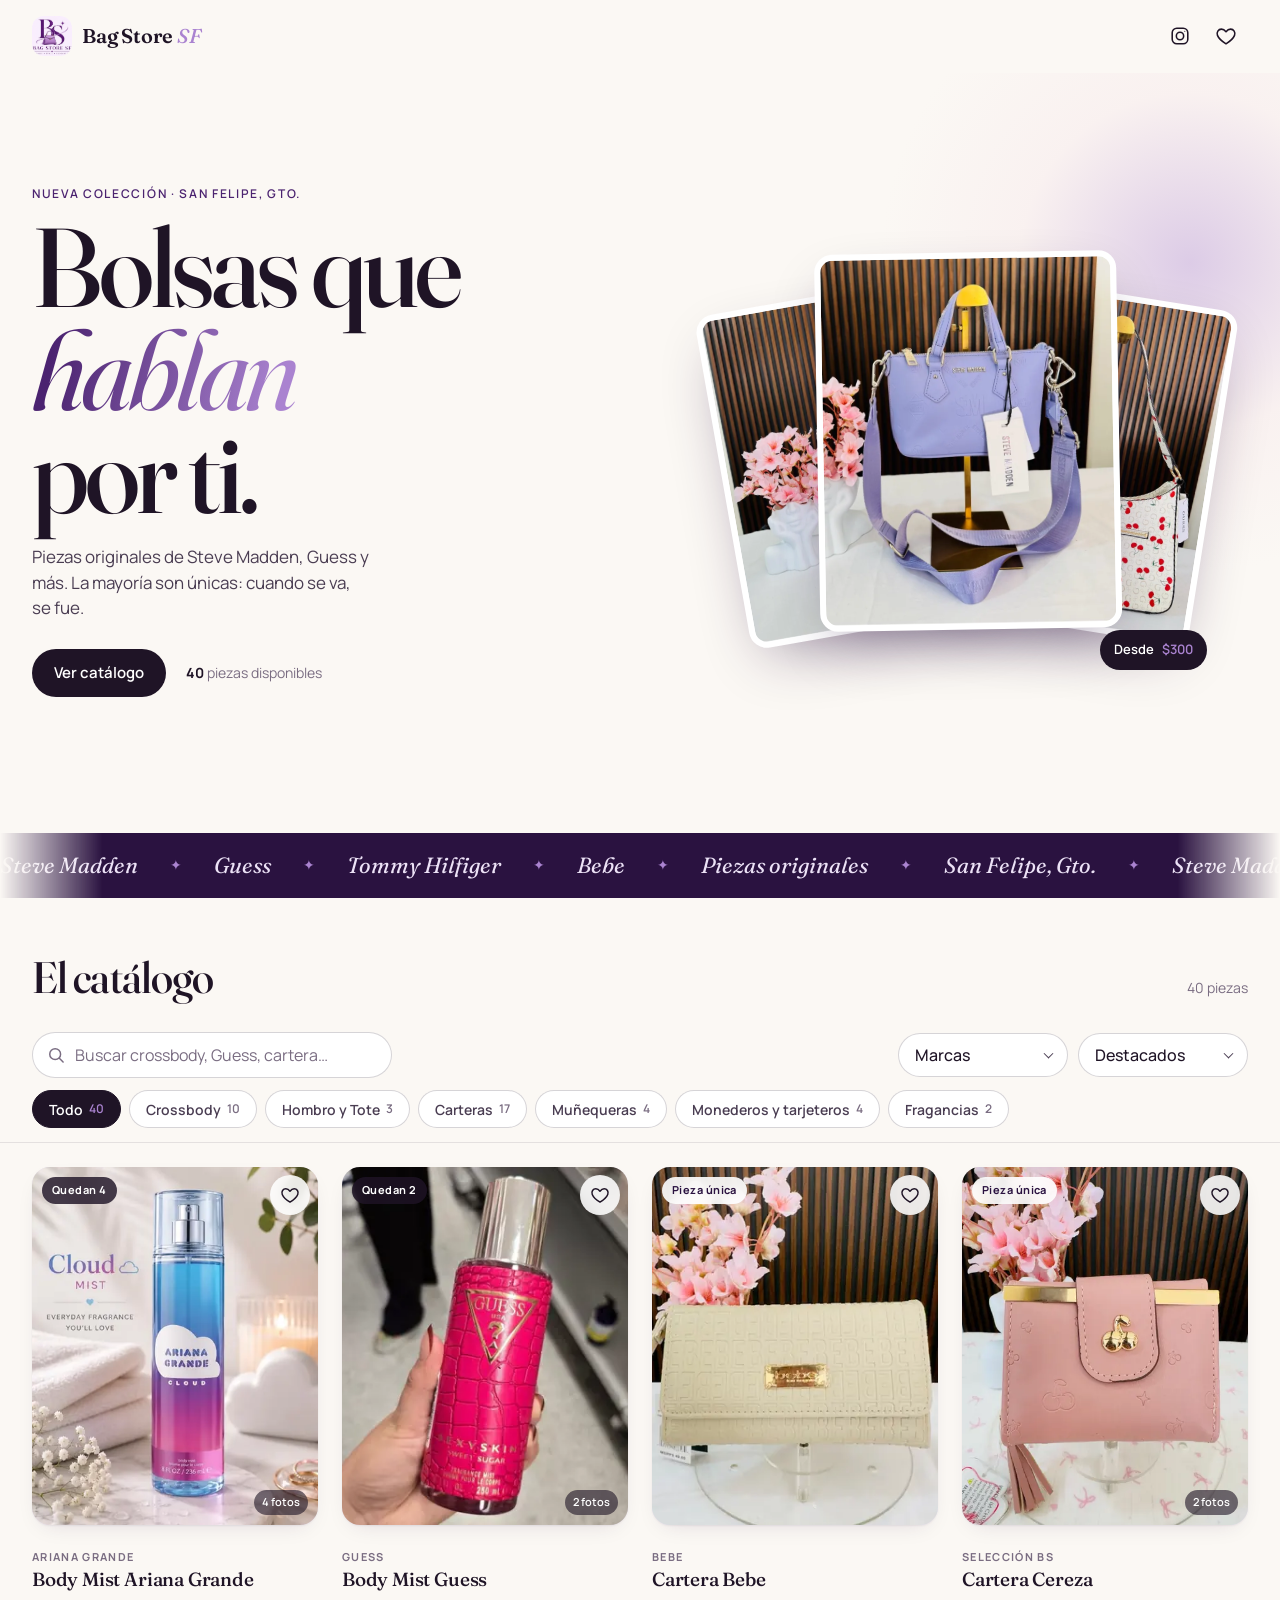
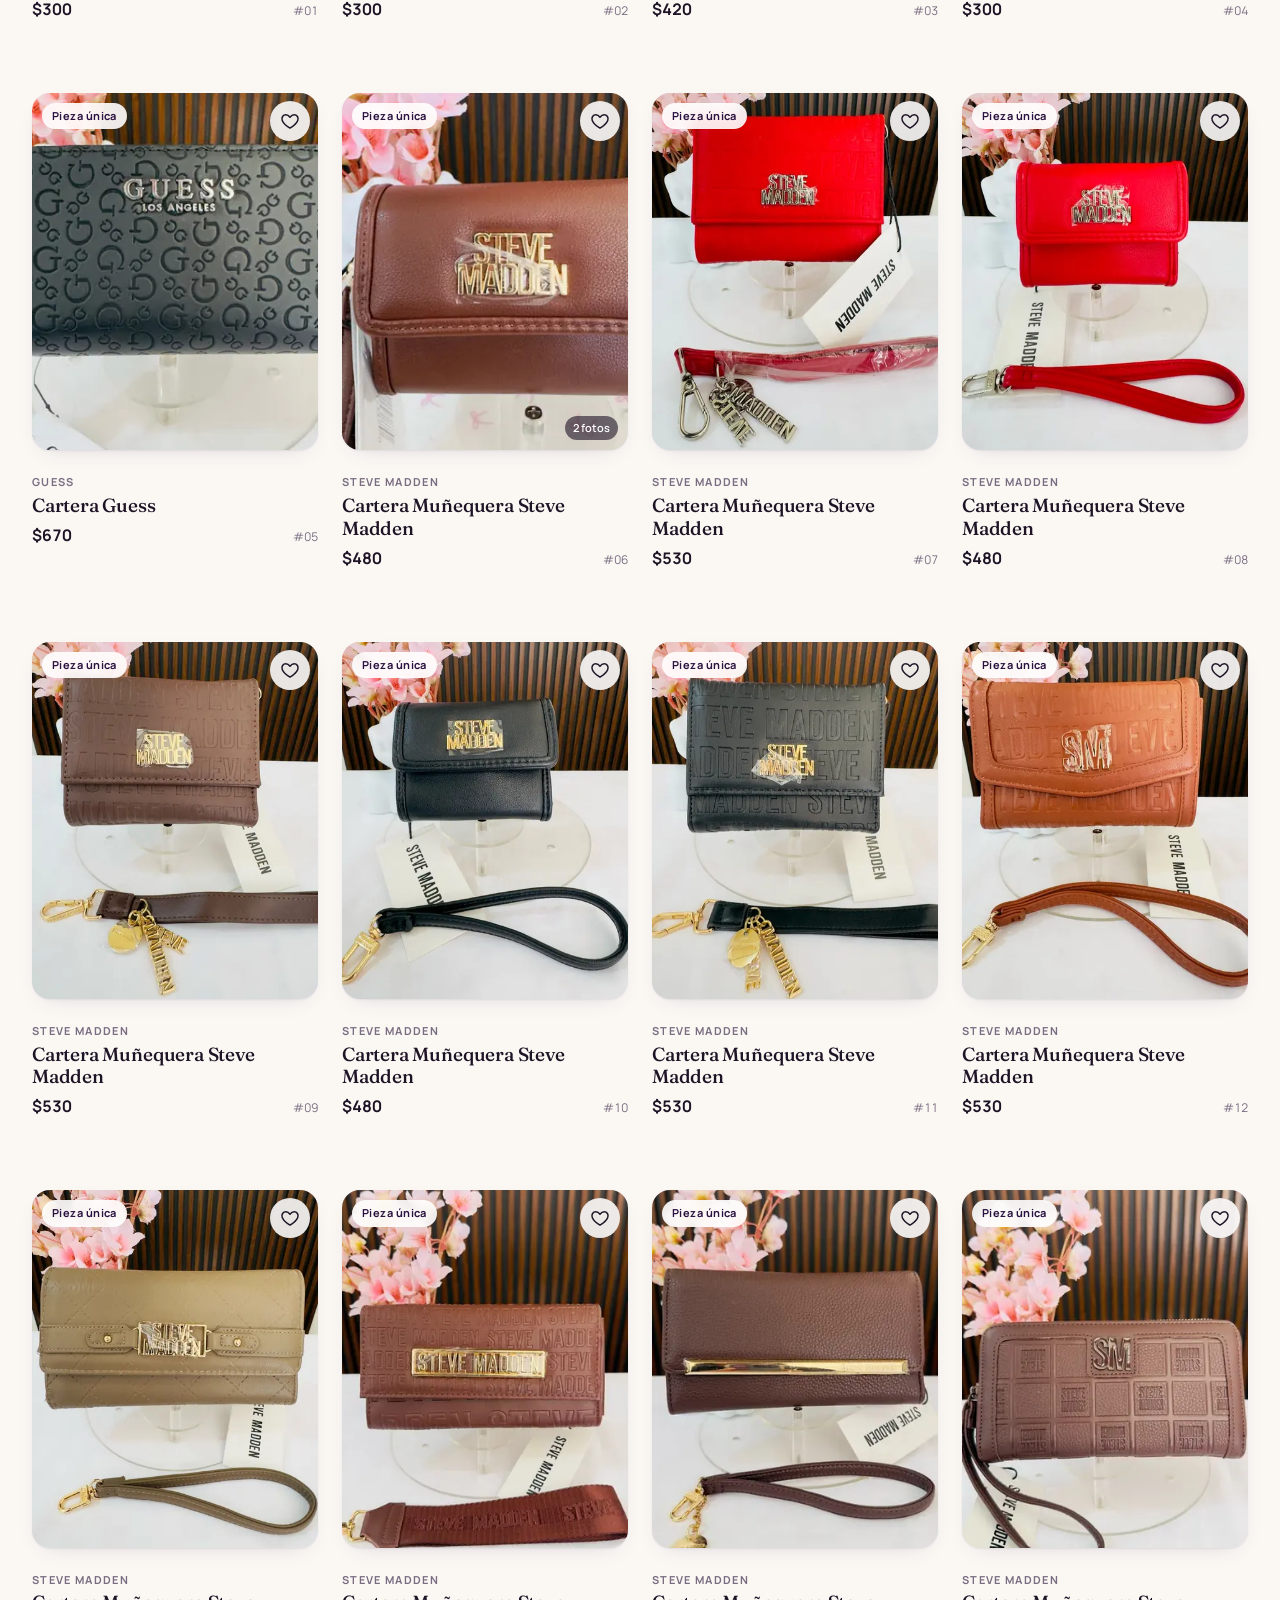
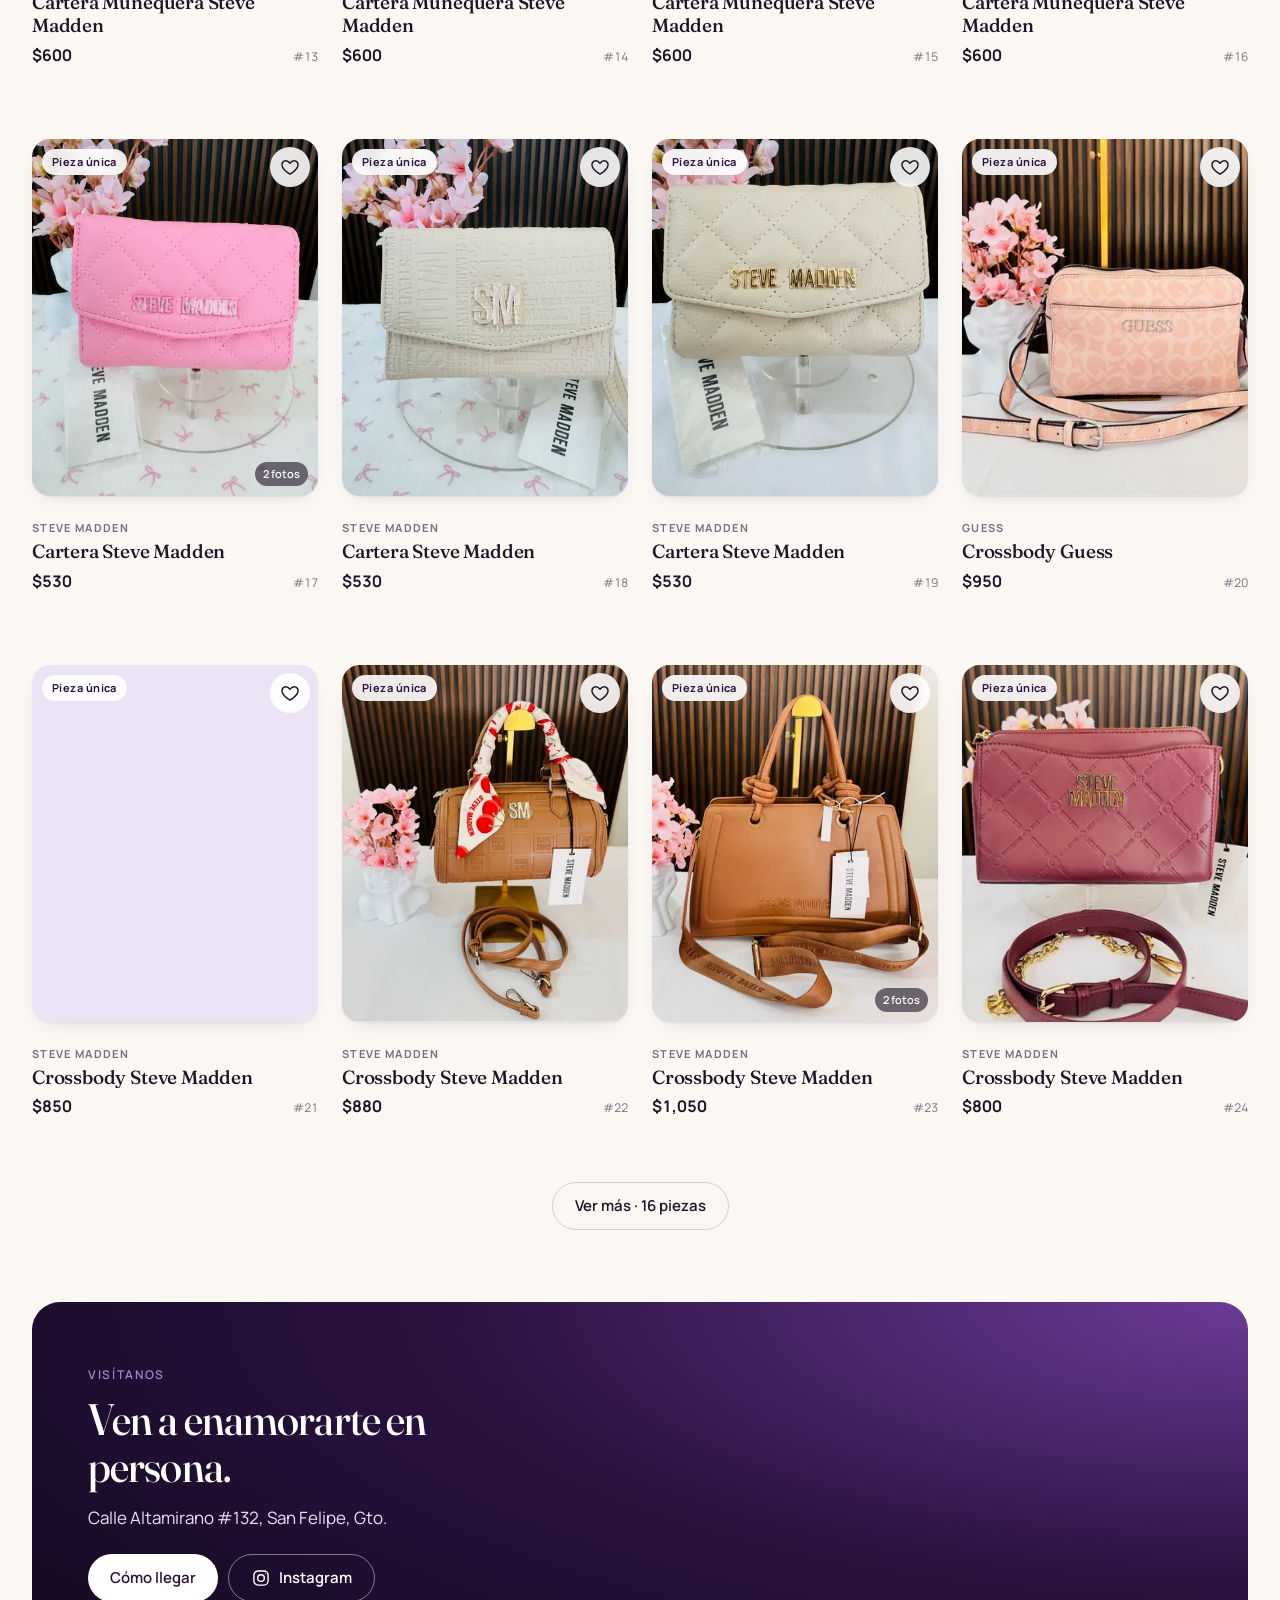
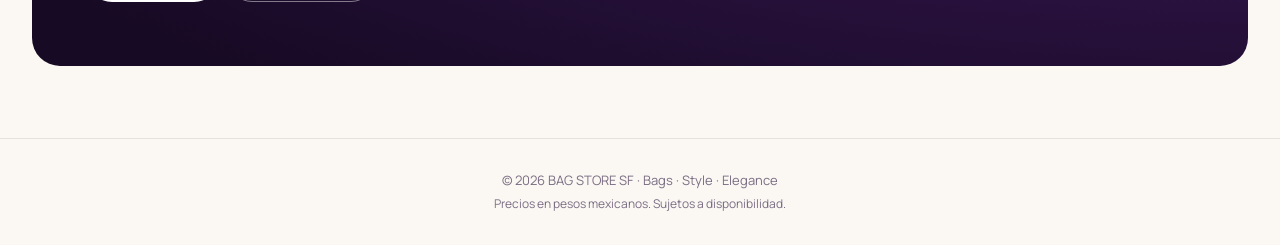
<file: index.html>
<!doctype html>
<html lang="es">
<head>
  <meta charset="utf-8" />
  <meta name="viewport" content="width=device-width, initial-scale=1, viewport-fit=cover, interactive-widget=resizes-content" />
  <title>BAG STORE SF · Catálogo</title>
  <meta name="description" content="Catálogo virtual de BAG STORE SF: bolsas, carteras y accesorios Steve Madden, Guess y más en San Felipe, Gto." />
  <link rel="preconnect" href="https://xspwkmkqeyzbuirjpytp.supabase.co" crossorigin />
  <meta name="color-scheme" content="light" />
  <meta name="theme-color" media="(prefers-color-scheme: light)" content="#fbf8f4" />
  <meta name="theme-color" media="(prefers-color-scheme: dark)" content="#fbf8f4" />
  <meta property="og:title" content="BAG STORE SF · Catálogo" />
  <meta property="og:description" content="Bags · Style · Elegance — piezas originales en San Felipe, Gto." />
  <meta property="og:image" content="assets/img/brand/logo.webp" />
  <link rel="icon" href="assets/img/brand/logo.webp" type="image/webp" />
  <link rel="apple-touch-icon" href="assets/img/brand/apple-touch-icon.png" />
  <link rel="preconnect" href="https://fonts.googleapis.com" />
  <link rel="preconnect" href="https://fonts.gstatic.com" crossorigin />
  <link href="https://fonts.googleapis.com/css2?family=Fraunces:ital,opsz,wght@0,9..144,400..700;1,9..144,400..600&family=Manrope:wght@400;500;600;700&display=swap" rel="stylesheet" />
  <link rel="stylesheet" href="assets/css/styles.css" />
</head>
<body>
  <a class="skip-link" href="#catalogo">Ir al catálogo</a>

  <header class="site-header" data-header>
    <div class="site-header__inner">
      <a class="brand" href="#" aria-label="BAG STORE SF, inicio">
        <img class="brand__logo" src="assets/img/brand/logo.webp" alt="" width="40" height="40" />
        <span class="brand__name">Bag Store <em>SF</em></span>
      </a>
      <div class="site-header__actions">
        <a class="icon-button" data-instagram target="_blank" rel="noopener" hidden>
          <svg viewBox="0 0 24 24" aria-hidden="true"><rect x="3.5" y="3.5" width="17" height="17" rx="5"/><circle cx="12" cy="12" r="4"/><circle cx="17.2" cy="6.8" r="0.6" fill="currentColor" stroke="none"/></svg>
        </a>
        <button class="icon-button cart-toggle" type="button" data-cart-open aria-label="Carrito" hidden>
          <svg viewBox="0 0 24 24" aria-hidden="true"><path d="M5.5 8.5h13l-1.1 11a1.5 1.5 0 0 1-1.5 1.4H8.1a1.5 1.5 0 0 1-1.5-1.4z"/><path d="M9 8.5V7a3 3 0 0 1 6 0v1.5"/></svg>
          <span class="fav-toggle__count" data-cart-count hidden>0</span>
        </button>
        <button class="icon-button fav-toggle" type="button" data-fav-filter aria-pressed="false" aria-label="Ver favoritos">
          <svg viewBox="0 0 24 24" aria-hidden="true"><path d="M12 20.5s-7.5-4.6-9.3-9.2C1.4 7.9 3.6 4.5 7 4.5c2 0 3.6 1.1 5 2.9 1.4-1.8 3-2.9 5-2.9 3.4 0 5.6 3.4 4.3 6.8-1.8 4.6-9.3 9.2-9.3 9.2z"/></svg>
          <span class="fav-toggle__count" data-fav-count hidden>0</span>
        </button>
      </div>
    </div>
  </header>

  <main>
    <section class="hero" aria-labelledby="hero-title">
      <div class="hero__copy">
        <p class="eyebrow">Nueva colección · San Felipe, Gto.</p>
        <h1 id="hero-title" class="hero__title">
          Bolsas que <em>hablan</em><br />por ti.
        </h1>
        <p class="hero__lead">Piezas originales de Steve Madden, Guess y más. La mayoría son únicas: cuando se va, se fue.</p>
        <div class="hero__actions">
          <a class="button button--primary" href="#catalogo">Ver catálogo</a>
          <span class="hero__count"><strong data-total>—</strong> piezas disponibles</span>
        </div>
      </div>
      <div class="hero__stack" data-hero-stack aria-hidden="true"></div>
    </section>

    <div class="marquee" aria-hidden="true">
      <div class="marquee__track" data-marquee></div>
    </div>

    <section id="catalogo" class="catalog" aria-labelledby="catalog-title">
      <div class="catalog__head">
        <h2 id="catalog-title" class="section-title">El catálogo</h2>
        <p class="catalog__result" data-result aria-live="polite"></p>
      </div>

      <div class="toolbar" data-toolbar>
        <label class="search">
          <svg viewBox="0 0 24 24" aria-hidden="true"><circle cx="11" cy="11" r="6.5"/><path d="m16 16 4.5 4.5"/></svg>
          <span class="sr-only">Buscar</span>
          <input type="search" placeholder="Buscar crossbody, Guess, cartera…" data-search enterkeyhint="search" autocomplete="off" />
        </label>
        <div class="selects">
          <label class="select">
            <span class="sr-only">Marca</span>
            <select data-brand></select>
          </label>
          <label class="select">
            <span class="sr-only">Ordenar</span>
            <select data-sort>
              <option value="featured">Destacados</option>
              <option value="price-asc">Menor precio</option>
              <option value="price-desc">Mayor precio</option>
            </select>
          </label>
        </div>
        <div class="chips" role="tablist" aria-label="Categorías" data-chips></div>
      </div>

      <ul class="grid" data-grid aria-busy="true">
        <li class="card card--skeleton" aria-hidden="true"><span class="card__media"></span><span class="skeleton-line"></span><span class="skeleton-line skeleton-line--short"></span></li>
        <li class="card card--skeleton" aria-hidden="true"><span class="card__media"></span><span class="skeleton-line"></span><span class="skeleton-line skeleton-line--short"></span></li>
        <li class="card card--skeleton" aria-hidden="true"><span class="card__media"></span><span class="skeleton-line"></span><span class="skeleton-line skeleton-line--short"></span></li>
        <li class="card card--skeleton" aria-hidden="true"><span class="card__media"></span><span class="skeleton-line"></span><span class="skeleton-line skeleton-line--short"></span></li>
        <li class="card card--skeleton" aria-hidden="true"><span class="card__media"></span><span class="skeleton-line"></span><span class="skeleton-line skeleton-line--short"></span></li>
        <li class="card card--skeleton" aria-hidden="true"><span class="card__media"></span><span class="skeleton-line"></span><span class="skeleton-line skeleton-line--short"></span></li>
      </ul>
      <div class="more"><button class="button button--ghost" type="button" data-more hidden></button></div>

      <div class="empty" data-empty hidden>
        <p class="empty__title" data-empty-title>Nada por aquí… todavía.</p>
        <p data-empty-text>Prueba con otra búsqueda o categoría.</p>
        <button class="button button--ghost" type="button" data-reset>Limpiar filtros</button>
      </div>
    </section>

    <section class="visit" aria-labelledby="visit-title">
      <div class="visit__card">
        <p class="eyebrow">Visítanos</p>
        <h2 id="visit-title" class="section-title">Ven a enamorarte en persona.</h2>
        <p class="visit__address" data-address></p>
        <div class="visit__actions">
          <a class="button button--light" data-maps target="_blank" rel="noopener">Cómo llegar</a>
          <a class="button button--outline-light" data-instagram target="_blank" rel="noopener" hidden><svg width="20" height="20" viewBox="0 0 24 24" aria-hidden="true"><rect x="3.5" y="3.5" width="17" height="17" rx="5"/><circle cx="12" cy="12" r="4"/><circle cx="17.2" cy="6.8" r="0.6" fill="currentColor" stroke="none"/></svg> Instagram</a>
        </div>
      </div>
    </section>
  </main>

  <footer class="site-footer">
    <p>© <span data-year></span> BAG STORE SF · Bags · Style · Elegance</p>
    <p class="site-footer__note">Precios en pesos mexicanos. Sujetos a disponibilidad.</p>
  </footer>

  <dialog class="sheet" data-sheet aria-labelledby="sheet-title">
    <div class="sheet__panel" data-sheet-panel>
      <div class="sheet__grabber" data-sheet-grabber aria-hidden="true"><span></span></div>
      <button class="icon-button sheet__close" type="button" data-sheet-close aria-label="Cerrar">
        <svg viewBox="0 0 24 24" aria-hidden="true"><path d="M6 6l12 12M18 6 6 18"/></svg>
      </button>
      <div class="sheet__body" data-sheet-body></div>
    </div>
  </dialog>

  <dialog class="sheet cart" data-cart aria-labelledby="cart-title">
    <div class="sheet__panel cart__panel" data-cart-panel>
      <button class="icon-button sheet__close" type="button" data-cart-close aria-label="Cerrar carrito">
        <svg viewBox="0 0 24 24" aria-hidden="true"><path d="M6 6l12 12M18 6 6 18"/></svg>
      </button>
      <div class="cart__body" data-cart-body></div>
    </div>
  </dialog>

  <div class="toast" data-toast role="status" aria-live="polite"></div>

  <script src="assets/data/catalog.js"></script>
  <script src="assets/js/config.js"></script>
  <script src="assets/js/data.js"></script>
  <script src="assets/js/cart.js"></script>
  <script src="assets/js/app.js"></script>
</body>
</html>
</file>
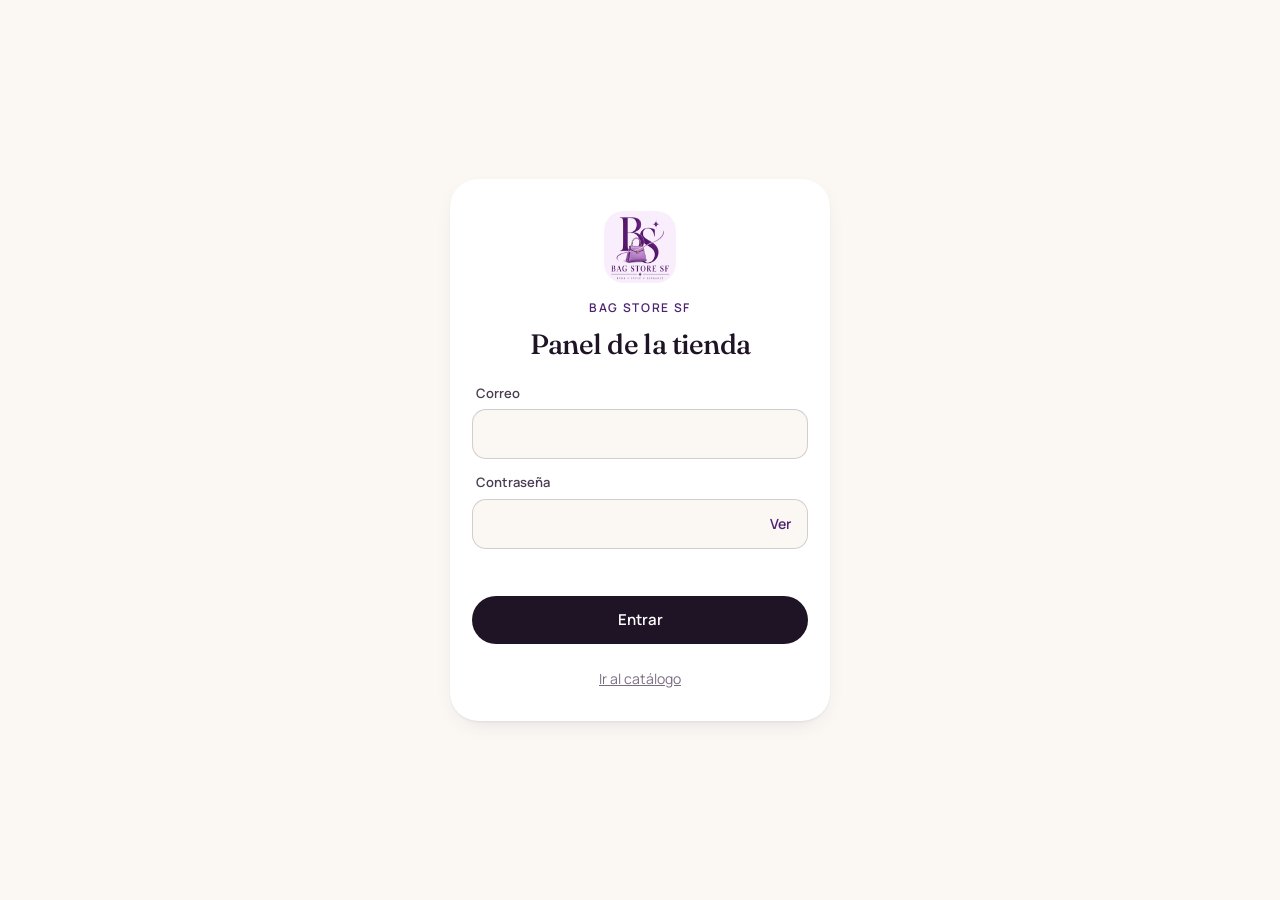
<file: admin/index.html>
<!doctype html>
<html lang="es-MX">
<head>
  <meta charset="utf-8" />
  <meta name="viewport" content="width=device-width, initial-scale=1, viewport-fit=cover, interactive-widget=resizes-content" />
  <title>Panel · BAG STORE SF</title>
  <meta name="robots" content="noindex, nofollow" />
  <meta name="color-scheme" content="light" />
  <meta name="theme-color" content="#fbf8f4" />
  <link rel="manifest" href="manifest.webmanifest" />
  <link rel="icon" href="icons/icon-192.png" type="image/png" />
  <link rel="apple-touch-icon" href="icons/apple-touch-icon.png" />
  <!-- iOS: abre a pantalla completa desde el ícono de inicio -->
  <meta name="mobile-web-app-capable" content="yes" />
  <meta name="apple-mobile-web-app-capable" content="yes" />
  <meta name="apple-mobile-web-app-title" content="Mi tienda" />
  <meta name="apple-mobile-web-app-status-bar-style" content="default" />
  <link rel="preconnect" href="https://xspwkmkqeyzbuirjpytp.supabase.co" crossorigin />
  <link rel="preconnect" href="https://fonts.googleapis.com" />
  <link rel="preconnect" href="https://fonts.gstatic.com" crossorigin />
  <link href="https://fonts.googleapis.com/css2?family=Fraunces:ital,opsz,wght@0,9..144,400..700;1,9..144,400..600&family=Manrope:wght@400;500;600;700&display=swap" rel="stylesheet" />
  <link rel="stylesheet" href="../assets/css/styles.css" />
  <link rel="stylesheet" href="admin.css" />
</head>
<body class="admin">

  <!-- Acceso -->
  <main class="login" data-view="login" hidden>
    <form class="login__card" data-login novalidate>
      <img class="login__logo" src="../assets/img/brand/logo.webp" alt="" width="72" height="72" />
      <p class="eyebrow">Bag Store SF</p>
      <h1 class="login__title">Panel de la tienda</h1>
      <label class="field">
        <span class="field__label">Correo</span>
        <input type="email" name="email" autocomplete="username" autocapitalize="none" autocorrect="off" spellcheck="false" inputmode="email" enterkeyhint="next" required />
      </label>
      <label class="field">
        <span class="field__label">Contraseña</span>
        <span class="field__password">
          <input type="password" name="password" autocomplete="current-password" enterkeyhint="go" required />
          <button class="field__reveal" type="button" data-reveal aria-pressed="false">Ver</button>
        </span>
      </label>
      <p class="login__error" data-login-error role="alert"></p>
      <button class="button button--primary login__submit" type="submit" data-login-submit>Entrar</button>
      <a class="login__back" href="../">Ir al catálogo</a>
    </form>
  </main>

  <!-- Sin permiso -->
  <main class="login" data-view="denied" hidden>
    <div class="login__card">
      <img class="login__logo" src="../assets/img/brand/logo.webp" alt="" width="72" height="72" />
      <h1 class="login__title">Esta cuenta no puede editar</h1>
      <p class="login__text"><strong data-denied-email></strong> entró bien, pero no está en la lista de administradoras de la tienda.</p>
      <button class="button button--ghost login__submit" type="button" data-signout>Salir</button>
    </div>
  </main>

  <!-- Panel: lista de piezas y datos de la tienda -->
  <div data-view="panel" hidden>
    <header class="admin-header">
      <div class="admin-header__inner">
        <a class="brand" href="../" target="_blank" rel="noopener" aria-label="Ver el catálogo">
          <img class="brand__logo" src="../assets/img/brand/logo.webp" alt="" width="36" height="36" />
          <span class="admin-header__title">Mi tienda</span>
        </a>
        <div class="admin-header__actions">
          <button class="icon-button" type="button" data-reload aria-label="Actualizar">
            <svg viewBox="0 0 24 24" aria-hidden="true"><path d="M20 12a8 8 0 1 1-2.34-5.66M20 4v4.5h-4.5"/></svg>
          </button>
          <button class="button button--ghost admin-header__out" type="button" data-signout>Salir</button>
        </div>
      </div>
      <nav class="admin-tabs" aria-label="Secciones">
        <a class="admin-tabs__tab" href="#piezas" data-tab="list">Piezas</a>
        <a class="admin-tabs__tab" href="#pedidos" data-tab="orders">Pedidos <span class="admin-tabs__badge" data-orders-badge hidden></span></a>
        <a class="admin-tabs__tab" href="#tienda" data-tab="store">Tienda</a>
      </nav>
      <div class="admin-tools" data-tools>
        <label class="search">
          <span class="sr-only">Buscar pieza</span>
          <svg viewBox="0 0 24 24" aria-hidden="true"><circle cx="11" cy="11" r="6.5"/><path d="m20 20-4.2-4.2"/></svg>
          <input type="search" placeholder="Buscar por nombre, marca o #" data-search autocomplete="off" enterkeyhint="search" />
        </label>
        <div class="chips admin-filters" role="tablist" aria-label="Filtrar por disponibilidad" data-filters></div>
      </div>
    </header>

    <main class="admin-main" data-section="list">
      <div class="install-card" data-install hidden>
        <img class="install-card__icon" src="icons/icon-192.png" alt="" width="44" height="44" />
        <p class="install-card__text"><strong>Ten el panel a un toque</strong><span data-install-text></span></p>
        <button class="button button--primary install-card__go" type="button" data-install-go hidden>Instalar</button>
        <button class="icon-button install-card__close" type="button" data-install-close aria-label="No volver a mostrar">
          <svg viewBox="0 0 24 24" aria-hidden="true"><path d="M6 6l12 12M18 6 6 18"/></svg>
        </button>
      </div>
      <p class="admin-status" data-list-status aria-live="polite"></p>
      <ul class="stock-list" data-list></ul>
      <div class="empty" data-list-empty hidden>
        <p class="empty__title">Nada por aquí.</p>
        <p data-list-empty-text>Prueba con otra búsqueda o filtro.</p>
      </div>
      <a class="button button--primary fab" href="#nueva" data-fab>
        <svg viewBox="0 0 24 24" aria-hidden="true"><path d="M12 5v14M5 12h14"/></svg> Nueva pieza
      </a>
    </main>

    <main class="admin-main" data-section="orders" hidden>
      <label class="search orders-search">
        <span class="sr-only">Buscar pedido por código o nombre</span>
        <svg viewBox="0 0 24 24" aria-hidden="true"><circle cx="11" cy="11" r="6.5"/><path d="m20 20-4.2-4.2"/></svg>
        <input type="search" placeholder="Código (BS-7K4Q) o nombre" data-orders-search autocomplete="off" autocapitalize="characters" enterkeyhint="search" />
      </label>
      <div class="chips admin-filters" role="tablist" aria-label="Filtrar pedidos" data-orders-filters></div>
      <p class="admin-status" data-orders-status aria-live="polite"></p>
      <ul class="order-list" data-orders-list></ul>
    </main>

    <main class="admin-main" data-section="store" hidden>
      <form class="editor-card store-form" data-store-form novalidate>
        <h2 class="editor-card__title">Datos de la tienda</h2>
        <p class="editor-card__hint">Aparecen en el catálogo y en los mensajes de WhatsApp.</p>
        <label class="field"><span class="field__label">Nombre</span>
          <input name="name" maxlength="80" autocomplete="off" required /><span class="field__error" data-error="name"></span></label>
        <label class="field"><span class="field__label">Frase</span>
          <input name="tagline" maxlength="120" autocomplete="off" placeholder="Bags · Style · Elegance" /></label>
        <label class="field"><span class="field__label">Dirección</span>
          <input name="address" maxlength="160" autocomplete="off" /></label>
        <label class="field"><span class="field__label">Enlace de Google Maps</span>
          <input name="maps_url" type="url" inputmode="url" autocapitalize="none" autocorrect="off" spellcheck="false" />
          <span class="field__hint">Ábrelo en Maps, toca Compartir y pega el enlace aquí.</span>
          <span class="field__error" data-error="maps_url"></span></label>
        <label class="field"><span class="field__label">WhatsApp para pedidos</span>
          <input name="whatsapp" type="tel" inputmode="tel" autocomplete="off" placeholder="52 445 123 4567" />
          <span class="field__hint">Con 52 al inicio. Vacío: el botón de pedir usa Instagram o Maps.</span>
          <span class="field__error" data-error="whatsapp"></span></label>
        <label class="field"><span class="field__label">Instagram</span>
          <input name="instagram" autocapitalize="none" autocorrect="off" spellcheck="false" autocomplete="off" placeholder="usuario, sin @" />
          <span class="field__error" data-error="instagram"></span></label>
        <div class="store-form__actions">
          <span class="savebar__status" data-store-status aria-live="polite"></span>
          <button class="button button--primary" type="submit" data-store-save>Guardar</button>
        </div>
      </form>

      <form class="editor-card cat-form" data-cat-form novalidate>
        <h2 class="editor-card__title">Categorías</h2>
        <p class="editor-card__hint">Son los filtros del catálogo, en este orden. Solo se muestran las que tienen piezas visibles.</p>
        <ul class="cat-list" data-cat-list></ul>
        <div class="cat-add">
          <input class="cat-add__input" data-cat-new maxlength="40" autocomplete="off" enterkeyhint="done"
            placeholder="Nueva, por ejemplo Mochilas" aria-label="Nombre de la nueva categoría" />
          <button class="button button--lavender" type="button" data-cat-add>Agregar</button>
        </div>
        <span class="field__error" data-cat-error></span>
        <div class="store-form__actions">
          <span class="savebar__status" data-cat-status aria-live="polite"></span>
          <button class="button button--primary" type="submit" data-cat-save>Guardar categorías</button>
        </div>
      </form>
    </main>
  </div>

  <!-- Detalle de un pedido para cobrarlo (lo dibuja orders.js) -->
  <div data-view="order" hidden></div>

  <!-- Editor de pieza (lo dibuja editor.js) -->
  <div data-view="editor" hidden></div>

  <!-- Acciones de una foto -->
  <dialog class="action-sheet" data-photo-sheet aria-labelledby="photo-sheet-title">
    <div class="action-sheet__panel">
      <p class="action-sheet__title" id="photo-sheet-title">Foto</p>
      <img class="action-sheet__preview" data-photo-preview alt="" />
      <div class="action-sheet__group">
        <button class="action-sheet__btn" type="button" data-photo-action="first">Usar como portada</button>
        <button class="action-sheet__btn" type="button" data-photo-action="left">Mover antes</button>
        <button class="action-sheet__btn" type="button" data-photo-action="right">Mover después</button>
        <label class="action-sheet__select" data-photo-color-wrap>
          <span>Color</span>
          <span class="select"><select data-photo-color></select></span>
        </label>
        <button class="action-sheet__btn action-sheet__btn--danger" type="button" data-photo-action="remove">Quitar foto</button>
      </div>
      <button class="action-sheet__btn action-sheet__btn--cancel" type="button" data-photo-action="close" autofocus>Listo</button>
    </div>
  </dialog>

  <div class="toast" data-toast role="status" aria-live="polite"></div>

  <script src="../assets/js/config.js"></script>
  <script src="api.js"></script>
  <script src="images.js"></script>
  <script src="admin.js"></script>
  <script src="editor.js"></script>
  <script src="orders.js"></script>
</body>
</html>
</file>
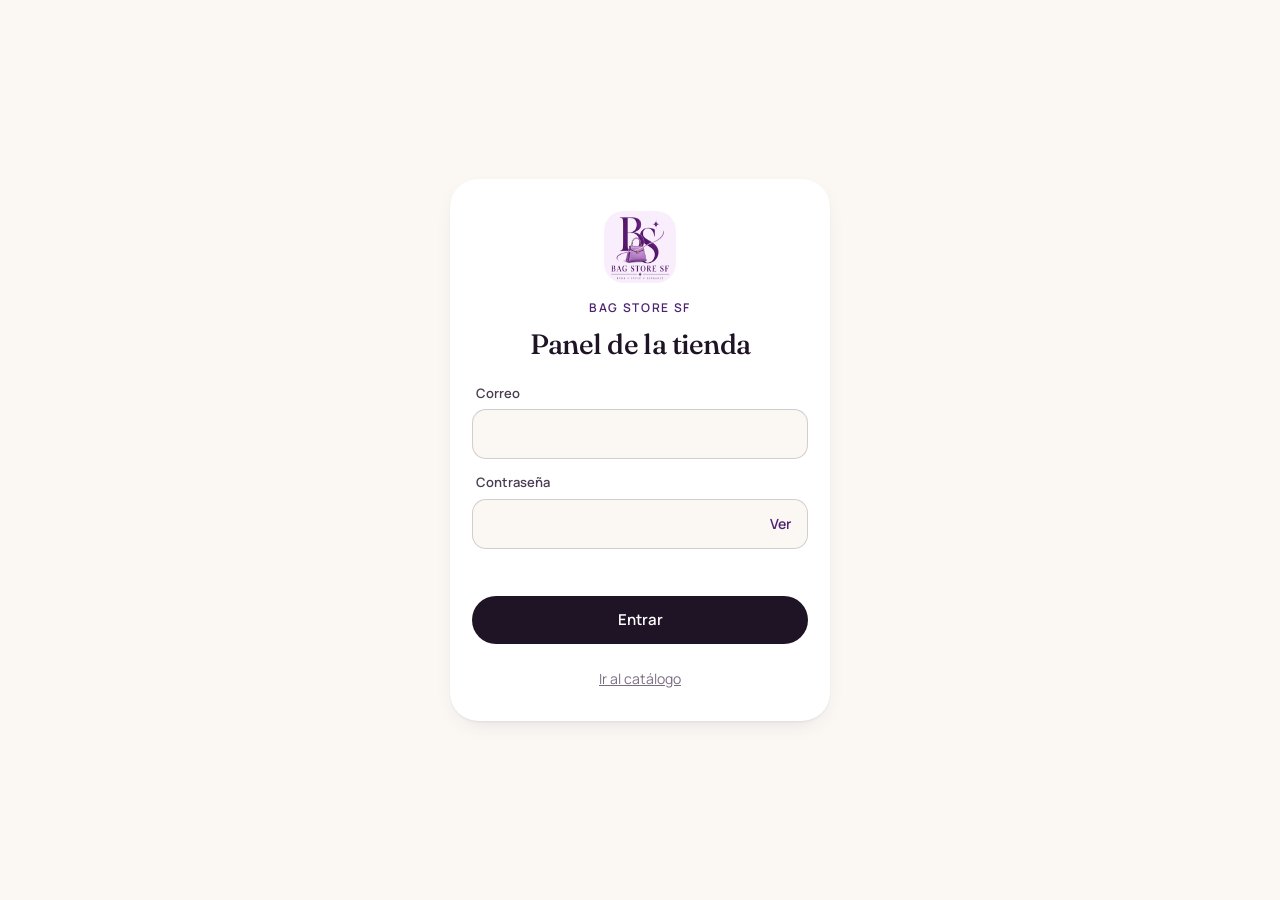
<file: dev/admin.html>
<!doctype html>
<meta charset="utf-8" />
<title>Panel simulado · BAG STORE SF</title>
<script>
/* Carga el admin/index.html real con un Supabase simulado (dev/admin-mock.js).
   Estados: ?state=ok | denied | savefail | offline | empty | slow */
(async () => {
  const CLOSE = '<' + '/script>';
  const html = await (await fetch('../admin/index.html')).text();
  const configTag = '<script src="../assets/js/config.js">' + CLOSE;
  // Empieza sin sesión. Si la simulada queda guardada, el /admin/ real la descarta al no poder renovarla.
  try { localStorage.removeItem('bagstore:admin-session'); } catch {}
  const patched = html
    // Sin <base>: rompería los enlaces #pieza/… Las rutas ../ ya sirven desde dev/; solo se ajustan los archivos de admin/
    .replace(/(href|src)="(admin\.css|api\.js|images\.js|admin\.js|editor\.js|orders\.js|manifest\.webmanifest|icons\/[^"]+)"/g, '$1="../admin/$2"')
    .replace(configTag, configTag + '<script src="../assets/data/catalog.js">' + CLOSE + '<script src="../dev/admin-mock.js">' + CLOSE);
  document.open();
  document.write(patched);
  document.close();
})();
</script>
</file>
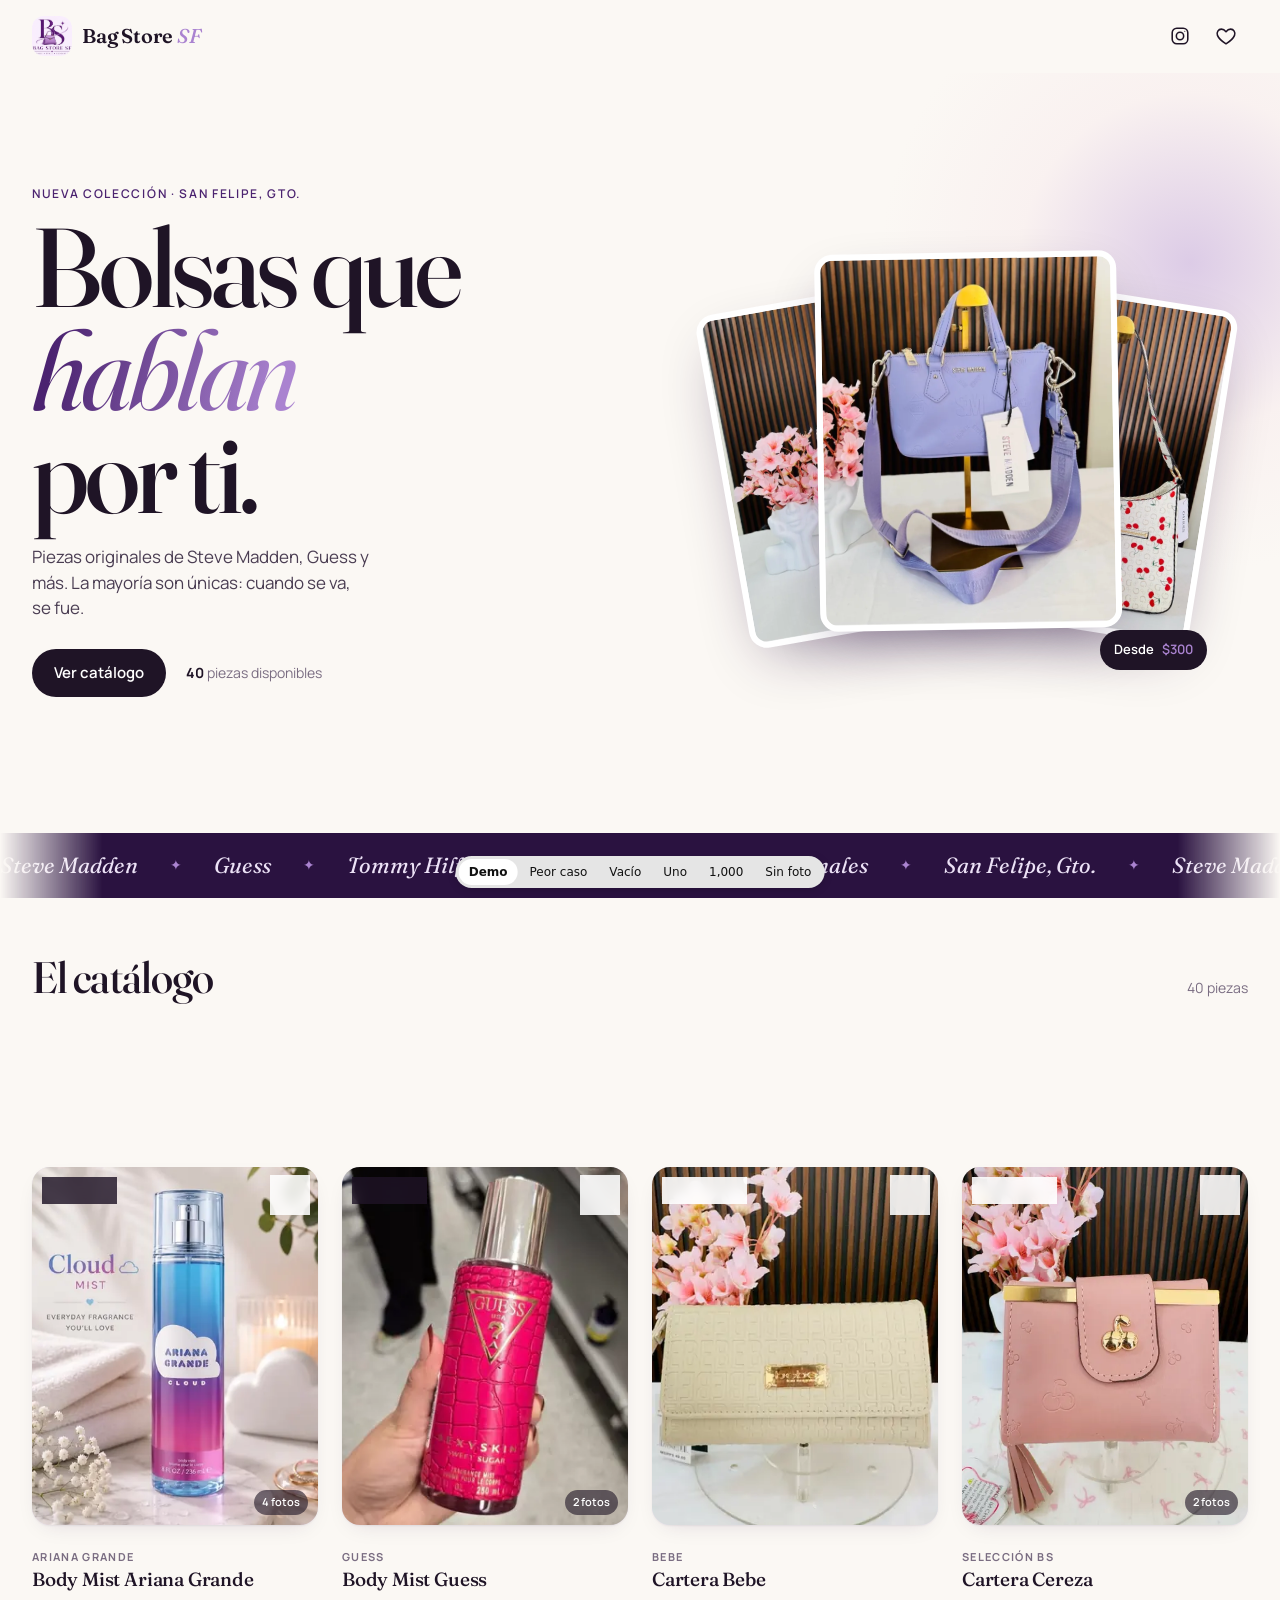
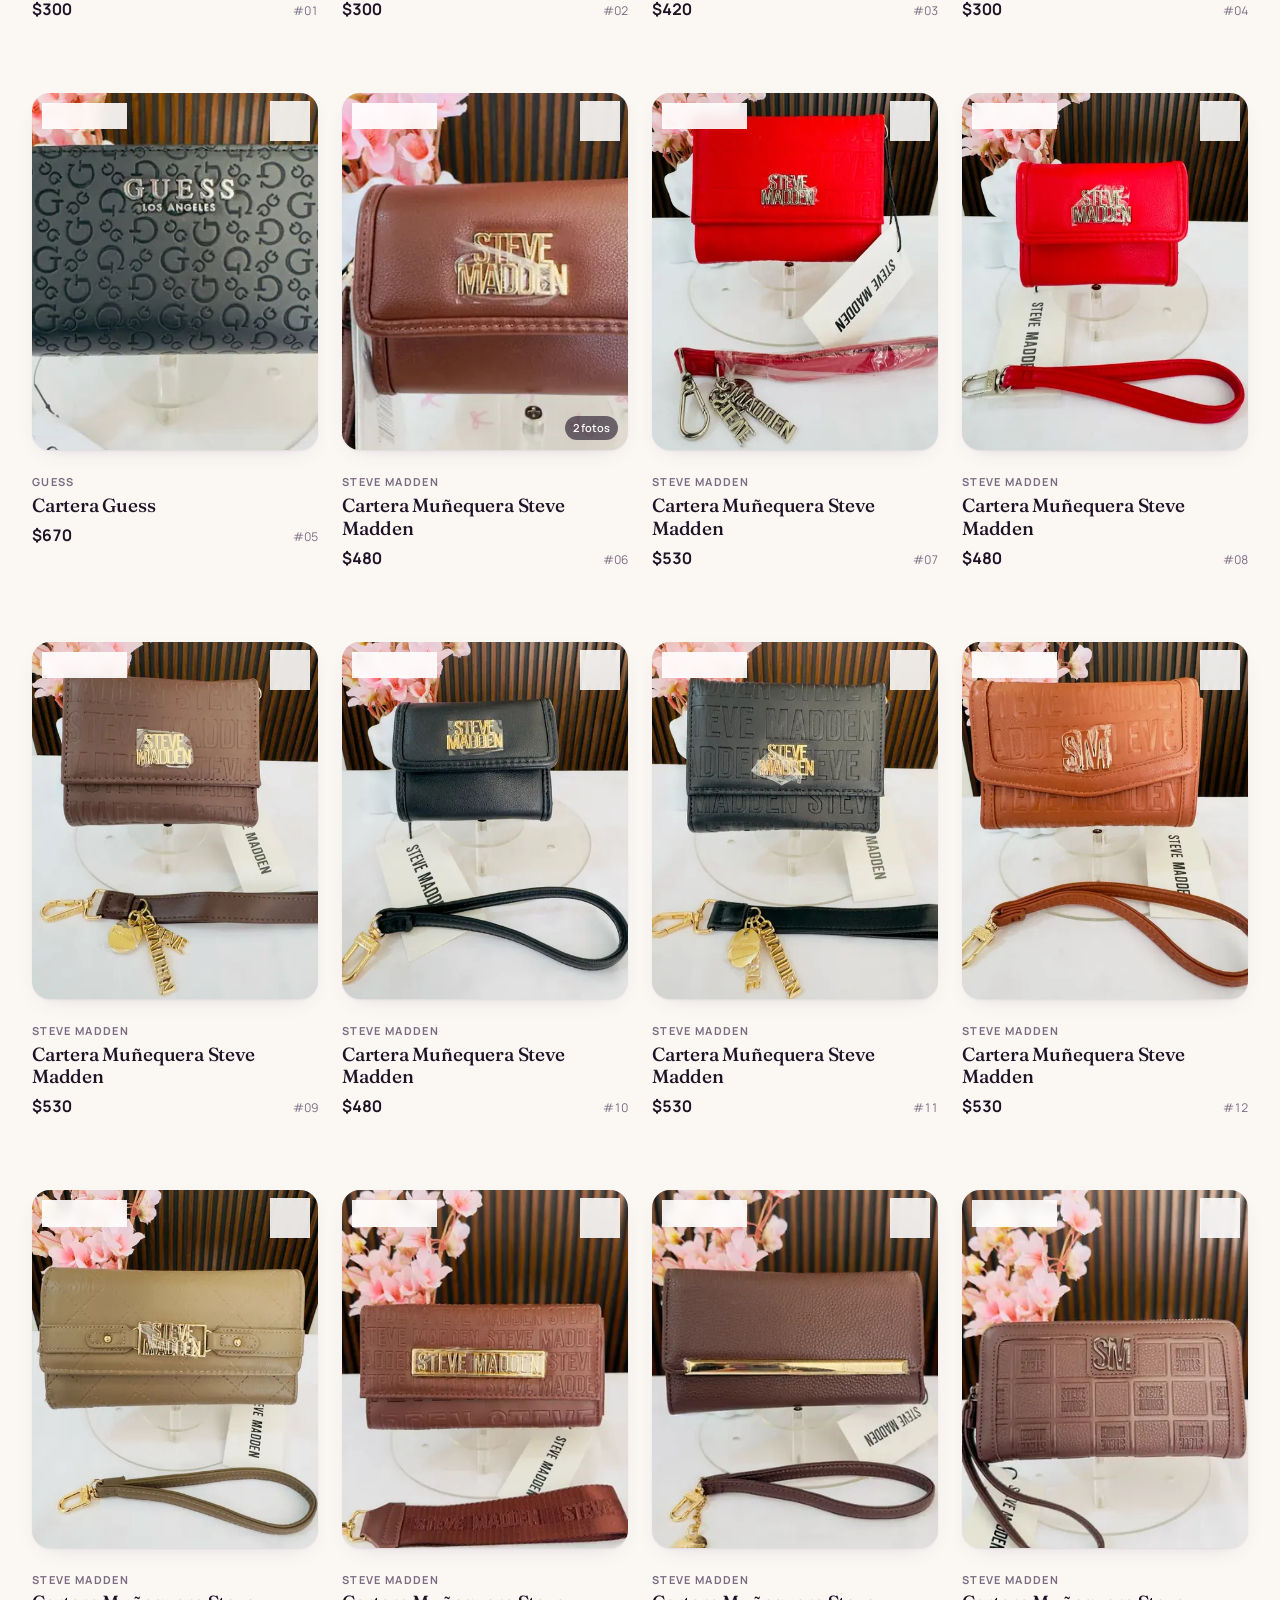
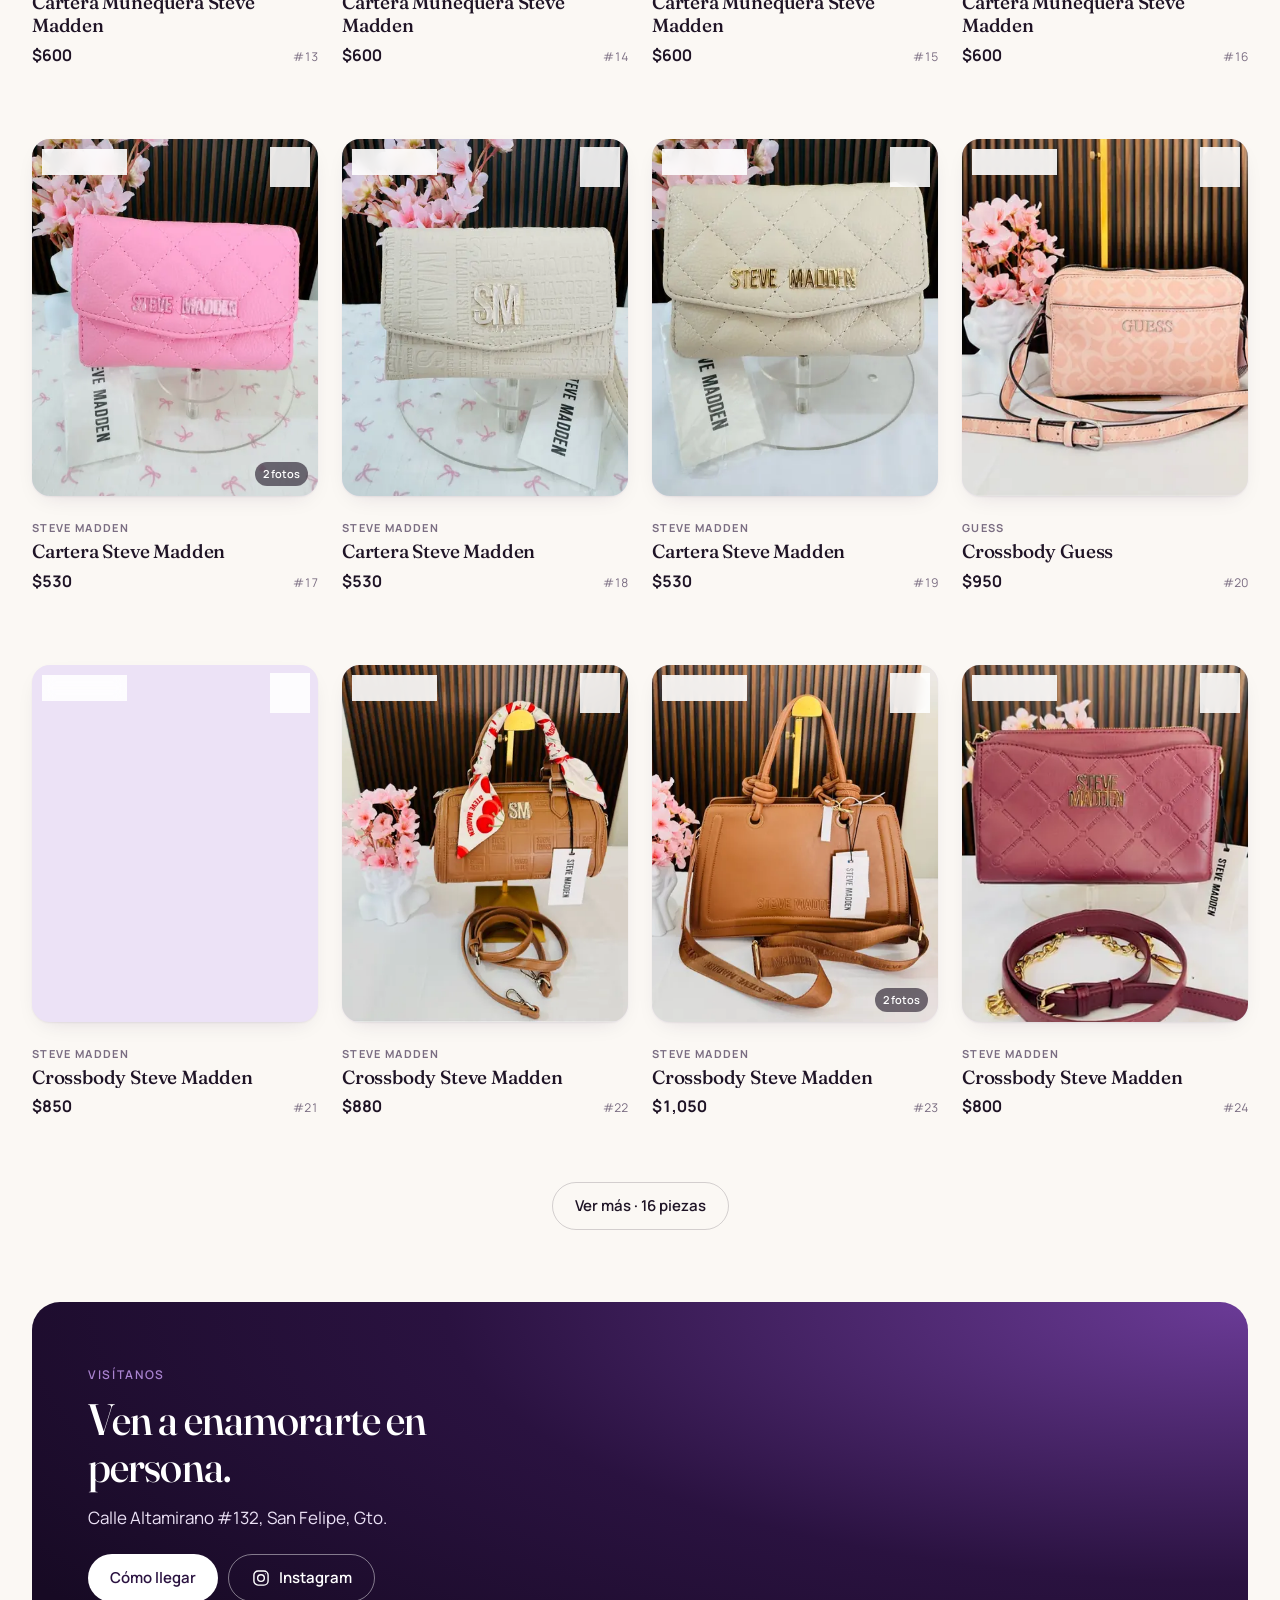
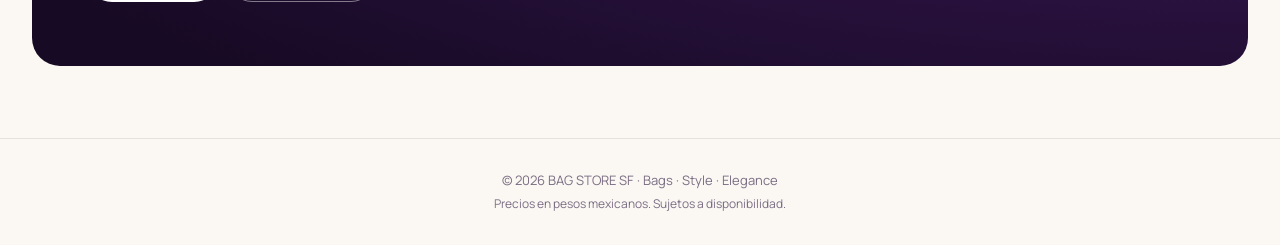
<file: dev/break-ui.html>
<!doctype html>
<meta charset="utf-8" />
<title>break-ui · BAG STORE SF</title>
<script>
/* Carga el index.html real, inyecta los datos de prueba en la frontera de datos y agrega el selector. */
(async () => {
  const CLOSE = '<' + '/script>';
  const catalogTag = '<script src="assets/data/catalog.js">' + CLOSE;
  const html = await (await fetch('../index.html')).text();
  const patched = html
    .replace('<head>', '<head><base href="../" />')
    .replace(catalogTag, catalogTag + '<script src="dev/fixtures.js">' + CLOSE)
    .replace('</body>', '<script src="dev/toggle.js">' + CLOSE + '</body>');
  document.open();
  document.write(patched);
  document.close();
})();
</script>
</file>
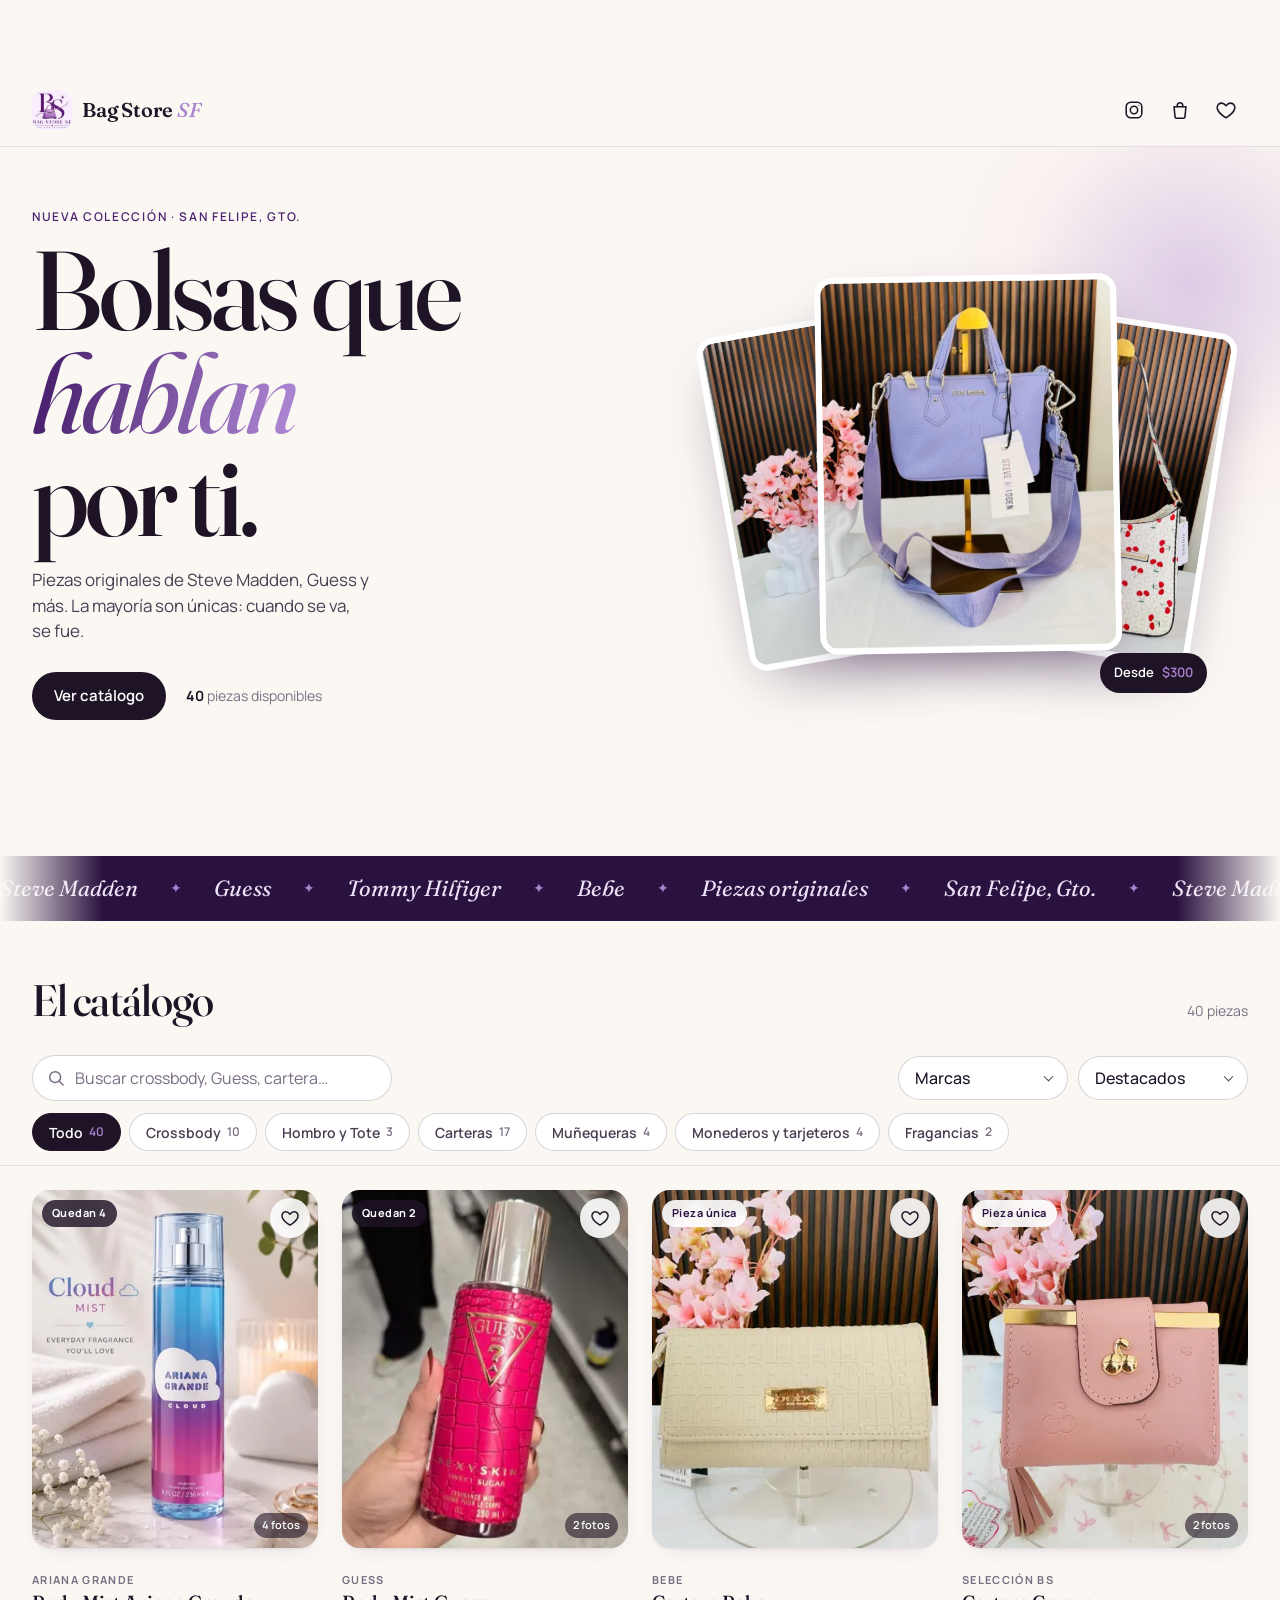
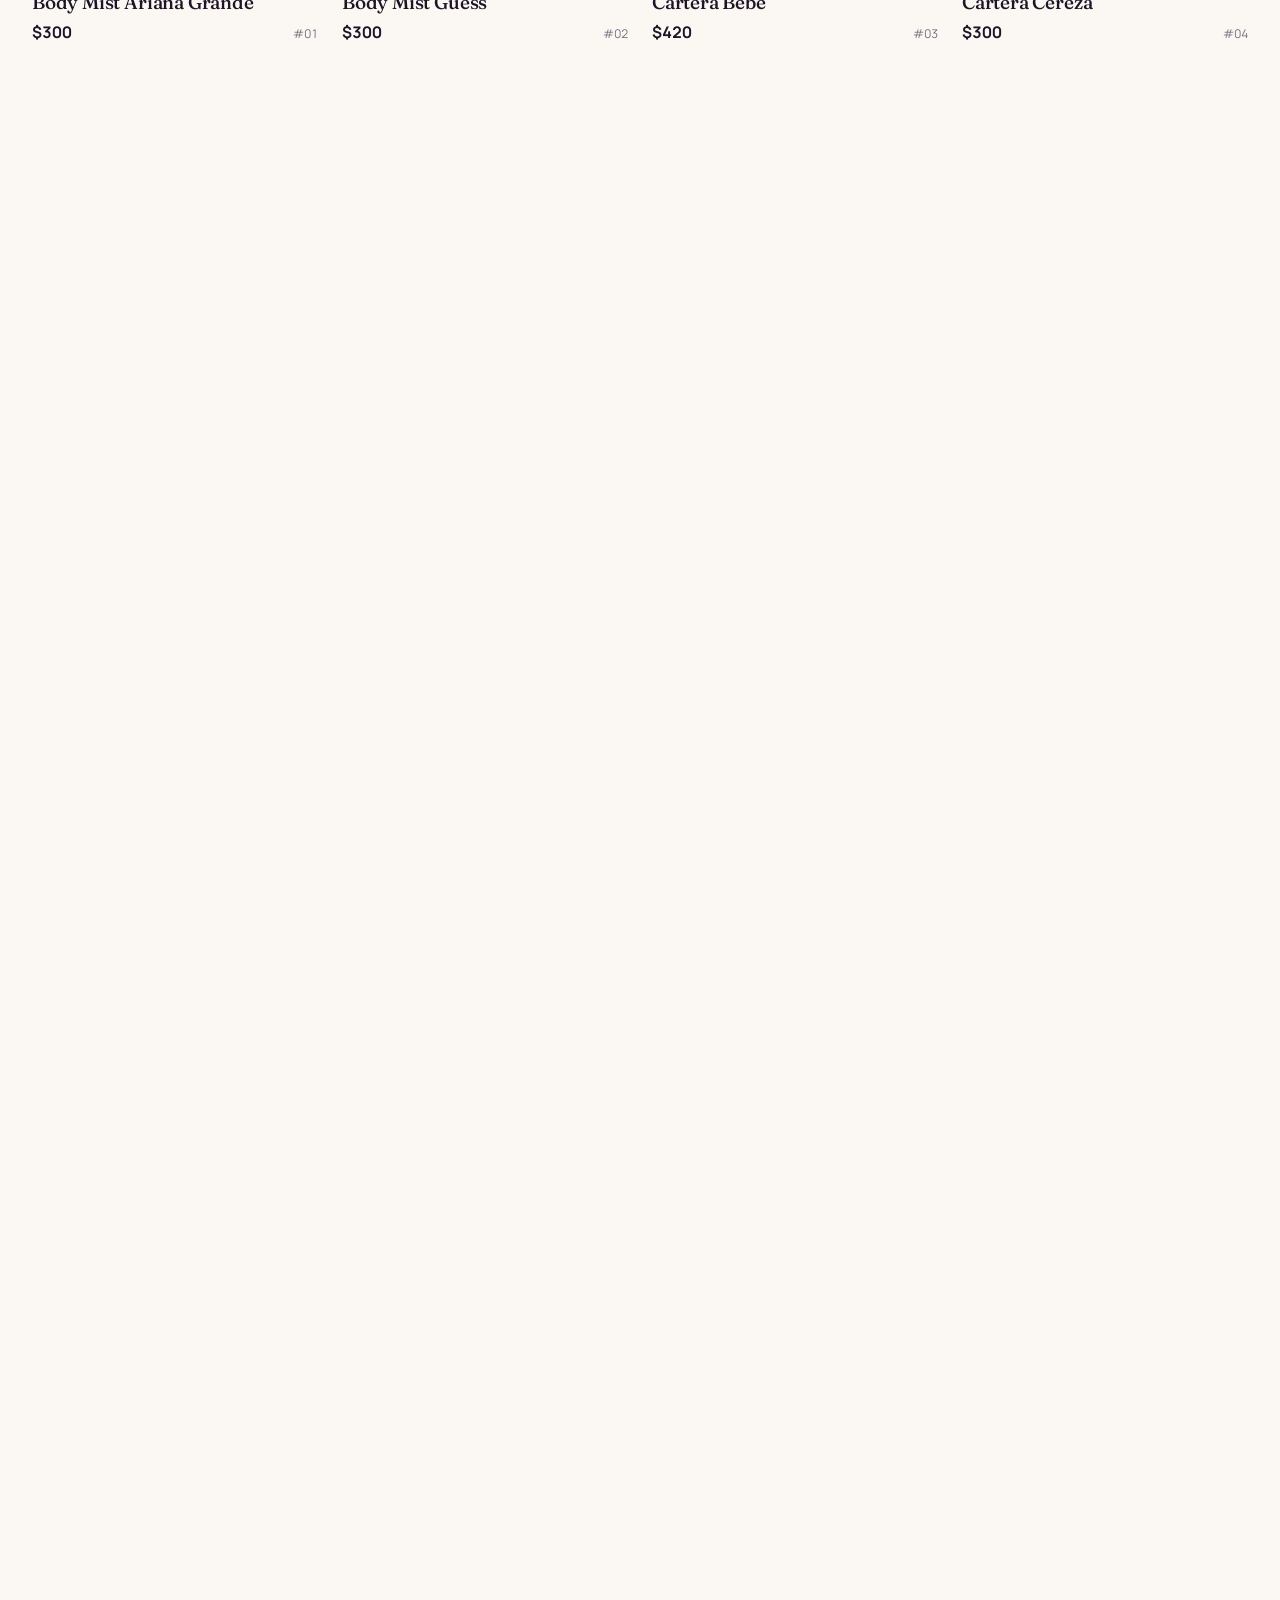
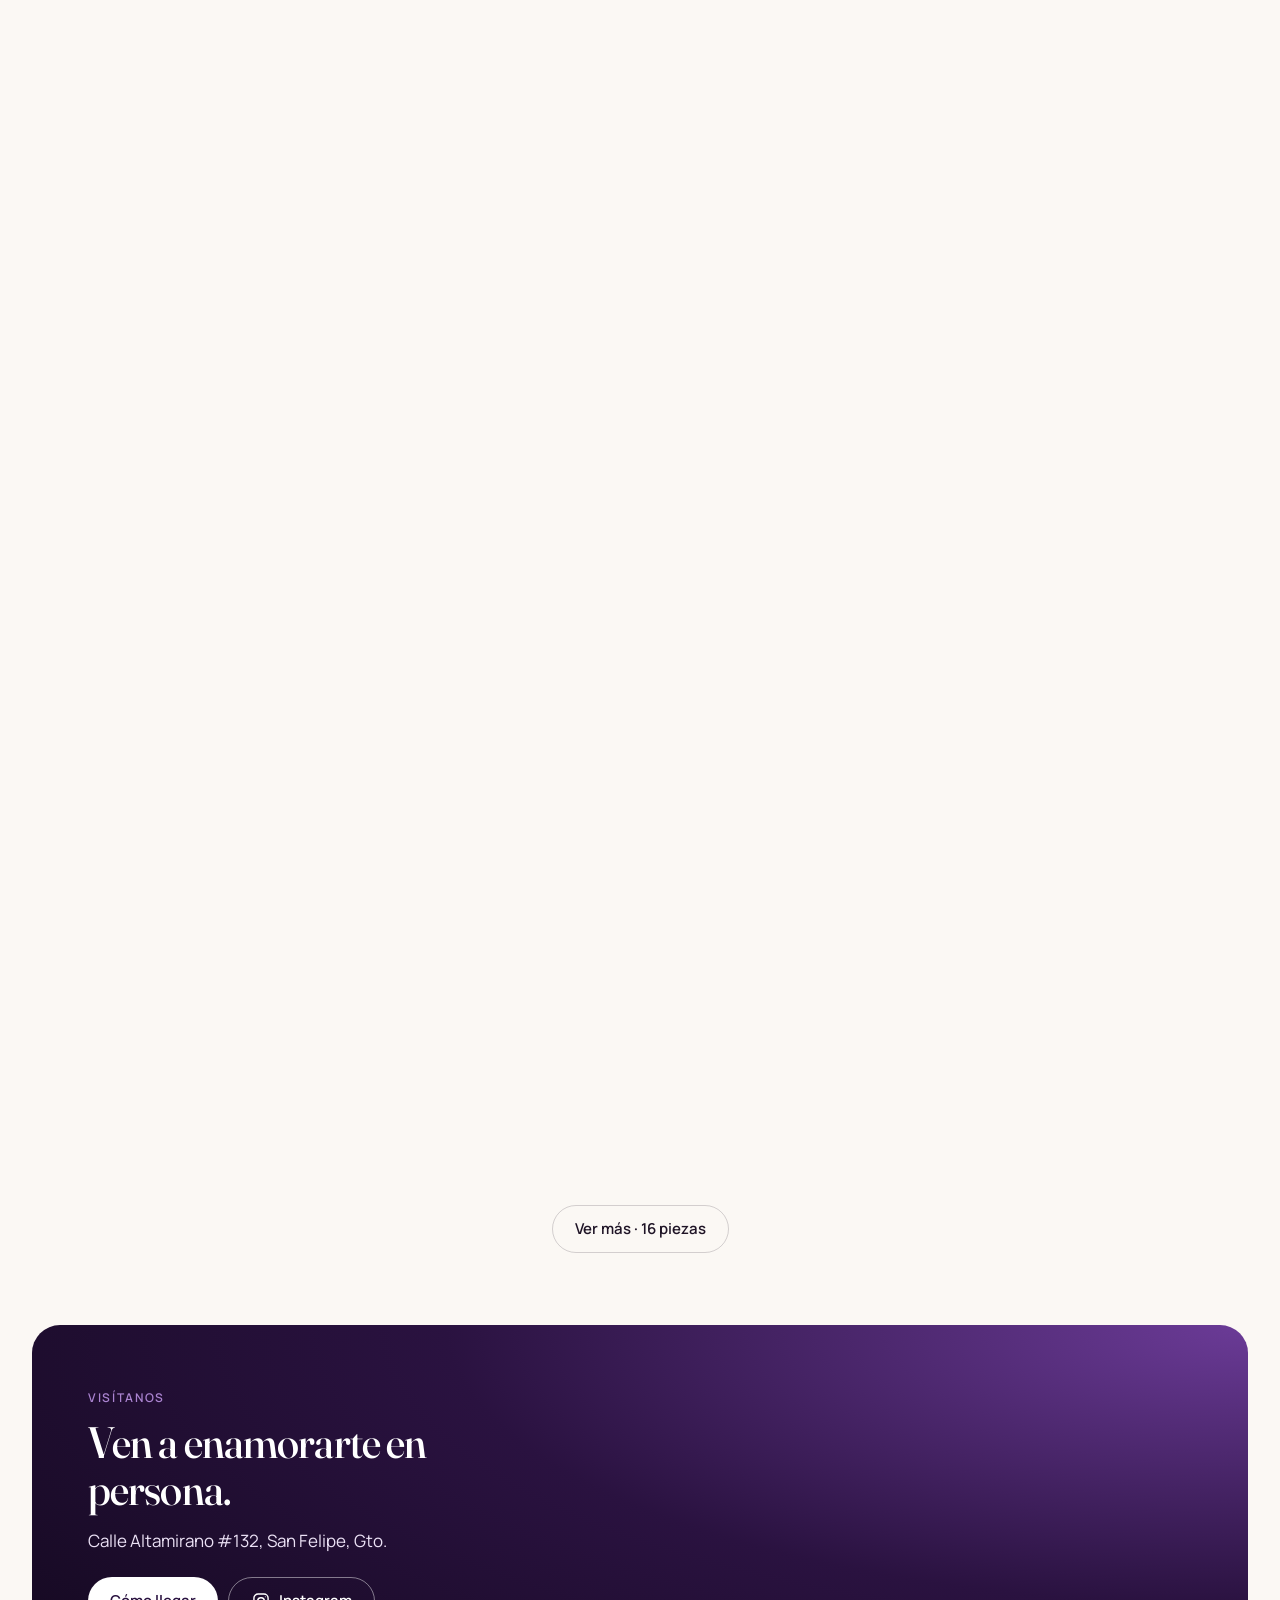
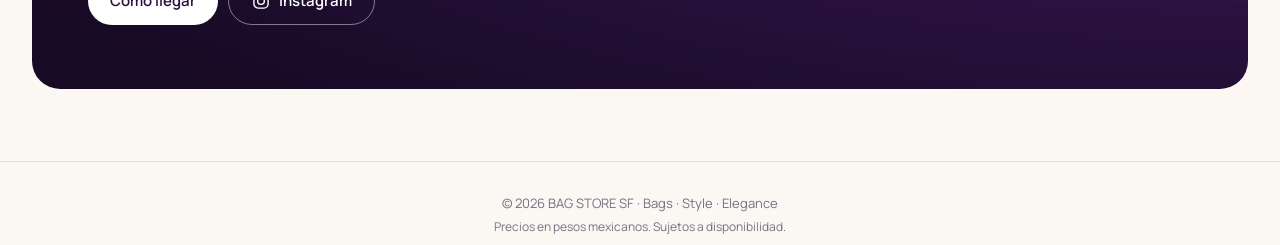
<file: dev/catalogo.html>
<!doctype html>
<meta charset="utf-8" />
<title>Catálogo simulado · BAG STORE SF</title>
<script>
/* Carga el index.html real con Supabase simulado (dev/catalog-mock.js) para probar el carrito y los pedidos.
   Estados: ?state=ok | fail | stockout | offline */
(async () => {
  const CLOSE = '<' + '/script>';
  const html = await (await fetch('../index.html', { cache: 'no-store' })).text();
  const configTag = '<script src="assets/js/config.js">' + CLOSE;
  const patched = html
    .replace('<head>', '<head><base href="../" />')
    .replace(configTag, configTag + '<script src="dev/catalog-mock.js">' + CLOSE);
  document.open();
  document.write(patched);
  document.close();
})();
</script>
</file>
<file: assets/css/styles.css>
/* ==========================================================================
   BAG STORE SF — Catálogo
   Principios: motion corto y con propósito (emil-design-eng),
   comportamiento nativo en móvil (mobile-native).
   ========================================================================== */

:root {
  /* Paleta tomada del logo: ciruela profundo, lavanda de marca, rosa empolvado */
  --ink: #1f1426;
  --ink-soft: #4a3d52;
  --muted: #7a6d82;
  --plum: #4b2370;
  --plum-deep: #2a1240;
  --lavender: #aa83d0;
  --lavender-soft: #ece2f6;
  --blush: #f4dde5;
  --cream: #fbf8f4;
  --alert: #b0204f;
  --paper: #ffffff;
  --line: rgb(31 20 38 / 0.1);
  --line-strong: rgb(31 20 38 / 0.18);

  --font-display: "Fraunces", "Iowan Old Style", Georgia, serif;
  --font-body: "Manrope", system-ui, -apple-system, "Segoe UI", sans-serif;

  --radius-sm: 10px;
  --radius: 18px;
  --radius-lg: 28px;

  --gutter: 16px;
  --header-h: 64px;
  --shadow-card: 0 1px 2px rgb(42 18 64 / 0.06), 0 8px 24px -12px rgb(42 18 64 / 0.18);
  --shadow-float: 0 24px 60px -20px rgb(42 18 64 / 0.45);

  /* Curvas fuertes: las nativas de CSS se sienten débiles */
  --ease-out: cubic-bezier(0.23, 1, 0.32, 1);
  --ease-in-out: cubic-bezier(0.77, 0, 0.175, 1);
  --ease-drawer: cubic-bezier(0.32, 0.72, 0, 1);
}

@media (min-width: 700px) {
  :root { --gutter: 32px; --header-h: 72px; }
}

/* ---------- Base / mobile-native baseline ---------- */

*, *::before, *::after { box-sizing: border-box; }

html {
  -webkit-tap-highlight-color: transparent;
  -webkit-text-size-adjust: 100%;
  scroll-behavior: smooth;
  scroll-padding-top: calc(var(--header-h) + 16px);
}

html.is-locked { overflow: hidden; }

body {
  margin: 0;
  background: var(--cream);
  color: var(--ink);
  font-family: var(--font-body);
  font-size: 16px;
  line-height: 1.5;
  -webkit-font-smoothing: antialiased;
  text-rendering: optimizeLegibility;
}

[hidden] { display: none !important; }

img { display: block; max-width: 100%; }

button, input, select { font: inherit; color: inherit; }

input, textarea, select { font-size: 16px; } /* evita el zoom de iOS al enfocar */

button, a, [role="button"], [role="tab"] {
  touch-action: manipulation;
}

button, [role="button"], [role="tab"], .chip, .button {
  -webkit-user-select: none;
  user-select: none;
  -webkit-touch-callout: none;
}

button { cursor: pointer; background: none; border: 0; padding: 0; }

:focus-visible {
  outline: 2px solid var(--plum);
  outline-offset: 3px;
  border-radius: 6px;
}

.sr-only {
  position: absolute; width: 1px; height: 1px; padding: 0; margin: -1px;
  overflow: hidden; clip: rect(0 0 0 0); white-space: nowrap; border: 0;
}

.skip-link {
  position: absolute; left: 12px; top: -48px; z-index: 100;
  background: var(--ink); color: var(--paper); padding: 10px 14px; border-radius: 10px;
  text-decoration: none; transition: transform 160ms var(--ease-out);
}
.skip-link:focus { transform: translateY(60px); }

/* ---------- Tipografía ---------- */

.eyebrow {
  margin: 0 0 12px;
  font-size: 12px;
  font-weight: 600;
  letter-spacing: 0.14em;
  text-transform: uppercase;
  color: var(--plum);
}

.section-title {
  margin: 0;
  font-family: var(--font-display);
  font-weight: 500;
  font-size: clamp(28px, 5vw, 44px);
  line-height: 1.05;
  letter-spacing: -0.02em;
  font-variation-settings: "opsz" 96;
}

/* ---------- Botones ---------- */

.button {
  display: inline-flex; align-items: center; justify-content: center; gap: 8px;
  min-height: 48px; padding: 0 22px;
  border-radius: 999px;
  font-weight: 600; font-size: 15px; text-decoration: none;
  transition: transform 140ms var(--ease-out), background-color 200ms ease, color 200ms ease;
}
.button:active { transform: scale(0.97); }

.button--primary { background: var(--ink); color: var(--paper); }
.button--light { background: var(--paper); color: var(--plum-deep); }
.button--ghost { border: 1px solid var(--line-strong); color: var(--ink); }
.button--lavender { background: var(--lavender-soft); color: var(--plum-deep); }

.icon-button {
  display: inline-grid; place-items: center;
  width: 44px; height: 44px; border-radius: 999px;
  transition: transform 140ms var(--ease-out), background-color 200ms ease;
}
.icon-button:active { transform: scale(0.94); }
.icon-button svg { width: 22px; height: 22px; fill: none; stroke: currentColor; stroke-width: 1.7; stroke-linecap: round; stroke-linejoin: round; }

@media (hover: hover) and (pointer: fine) {
  .button--primary:hover { background: var(--plum-deep); }
  .button--light:hover { background: var(--lavender-soft); }
  .button--ghost:hover { background: var(--paper); }
  .button--lavender:hover { background: #e2d3f1; }
  .icon-button:hover { background: rgb(31 20 38 / 0.06); }
}

/* ---------- Header ---------- */

.site-header {
  position: sticky; top: 0; z-index: 40;
  padding-top: env(safe-area-inset-top, 0px);
  background: rgb(251 248 244 / 0.82);
  -webkit-backdrop-filter: saturate(1.4) blur(14px);
  backdrop-filter: saturate(1.4) blur(14px);
  border-bottom: 1px solid transparent;
  transition: border-color 200ms ease;
}
.site-header.is-scrolled { border-bottom-color: var(--line); }

.site-header__inner {
  display: flex; align-items: center; justify-content: space-between;
  height: var(--header-h);
  max-width: 1280px; margin: 0 auto;
  padding: 0 max(var(--gutter), env(safe-area-inset-right, 0px)) 0 max(var(--gutter), env(safe-area-inset-left, 0px));
}

.brand { display: inline-flex; align-items: center; gap: 10px; color: var(--ink); text-decoration: none; }
.brand__logo { width: 40px; height: 40px; border-radius: 12px; object-fit: cover; }
.brand__name {
  font-family: var(--font-display); font-size: 20px; font-weight: 600; letter-spacing: -0.01em;
}
.brand__name em { font-style: italic; color: var(--lavender); font-weight: 500; }

.site-header__actions { display: flex; align-items: center; gap: 2px; }
.site-header__actions .icon-button { color: var(--ink); }
.fav-toggle { position: relative; color: var(--ink); }
.fav-toggle[aria-pressed="true"] { background: var(--ink); color: var(--paper); }
.fav-toggle[aria-pressed="true"] svg { fill: currentColor; }
.fav-toggle__count {
  position: absolute; top: 2px; right: 0;
  min-width: 18px; height: 18px; padding: 0 5px;
  border-radius: 999px; background: var(--lavender); color: var(--paper);
  font-size: 11px; font-weight: 700; line-height: 18px; text-align: center;
  transition: transform 200ms var(--ease-out);
}
.fav-toggle__count.is-bump { transform: scale(1.25); transition-duration: 80ms; }

/* ---------- Hero ---------- */

.hero {
  position: relative;
  display: grid; gap: 40px;
  max-width: 1280px; margin: 0 auto;
  padding: 32px var(--gutter) 56px;
  overflow: hidden;
}

.hero::before {
  content: ""; position: absolute; z-index: -1;
  width: 620px; height: 620px; right: -220px; top: -120px;
  background: radial-gradient(closest-side, rgb(170 131 208 / 0.38), rgb(244 221 229 / 0.25) 55%, transparent);
  pointer-events: none;
}

.hero__title {
  margin: 0;
  font-family: var(--font-display);
  font-weight: 500;
  font-size: clamp(48px, 13vw, 112px);
  line-height: 0.92;
  letter-spacing: -0.035em;
  font-variation-settings: "opsz" 144;
}
.hero__title em {
  font-style: italic; font-weight: 400;
  background: linear-gradient(100deg, var(--plum) 10%, var(--lavender) 90%);
  -webkit-background-clip: text; background-clip: text; color: transparent;
  padding-right: 0.06em;
}

.hero__lead { max-width: 34ch; margin: 20px 0 0; color: var(--ink-soft); font-size: 17px; }

.hero__actions { display: flex; flex-wrap: wrap; align-items: center; gap: 16px 20px; margin-top: 28px; }
.hero__count { color: var(--muted); font-size: 14px; }
.hero__count strong { color: var(--ink); font-weight: 700; }

/* Abanico de piezas: entra una sola vez al cargar (raro → puede deleitar) */
.hero__stack {
  position: relative;
  height: min(108vw, 460px);
  max-width: 520px; width: 100%; margin: 0 auto;
}
.hero__card {
  position: absolute; left: 50%; top: 50%;
  width: 52%; aspect-ratio: 4 / 5;
  border-radius: var(--radius);
  overflow: hidden;
  background: var(--paper);
  box-shadow: var(--shadow-float);
  border: 6px solid var(--paper);
  transform: translate(-50%, -50%) rotate(var(--r)) translateX(var(--x));
  transition: transform 700ms var(--ease-out), opacity 500ms ease;
  transition-delay: var(--d);
}
.hero__card img { width: 100%; height: 100%; object-fit: cover; }
.hero__card:nth-child(1) { --r: -10deg; --x: -42%; --d: 120ms; z-index: 1; }
.hero__card:nth-child(2) { --r: 9deg;   --x: 42%;  --d: 200ms; z-index: 2; }
.hero__card:nth-child(3) { --r: -1deg;  --x: 0%;   --d: 40ms;  z-index: 3; width: 58%; }

@starting-style {
  .hero__card { opacity: 0; transform: translate(-50%, -44%) rotate(0deg) translateX(0) scale(0.94); }
}

.hero__tag {
  position: absolute; z-index: 4; right: 4%; bottom: 6%;
  display: inline-flex; align-items: center; gap: 8px;
  padding: 10px 14px; border-radius: 999px;
  background: var(--ink); color: var(--paper);
  font-size: 13px; font-weight: 600;
  box-shadow: var(--shadow-float);
  transition: transform 500ms var(--ease-out) 500ms, opacity 400ms ease 500ms;
}
.hero__tag span { color: var(--lavender); }
@starting-style { .hero__tag { opacity: 0; transform: translateY(8px); } }

@media (hover: hover) and (pointer: fine) {
  .hero__stack:hover .hero__card:nth-child(1) { --x: -50%; --r: -13deg; transition-delay: 0ms; }
  .hero__stack:hover .hero__card:nth-child(2) { --x: 50%;  --r: 12deg;  transition-delay: 0ms; }
}

@media (min-width: 900px) {
  .hero { grid-template-columns: 1.1fr 1fr; align-items: center; padding-top: 56px; padding-bottom: 80px; min-height: min(760px, calc(100svh - var(--header-h))); }
  .hero__stack { height: 520px; }
}

/* ---------- Marquee de marcas (movimiento constante → linear) ---------- */

.marquee {
  overflow: hidden;
  background: var(--plum-deep);
  color: var(--lavender-soft);
  padding: 16px 0;
  -webkit-mask-image: linear-gradient(90deg, transparent, #000 8%, #000 92%, transparent);
  mask-image: linear-gradient(90deg, transparent, #000 8%, #000 92%, transparent);
}
.marquee__track {
  display: flex; width: max-content; gap: 32px;
  animation: marquee 38s linear infinite;
}
.marquee__item {
  display: inline-flex; align-items: center; gap: 32px;
  font-family: var(--font-display); font-size: 22px; font-style: italic; white-space: nowrap;
}
.marquee__item::after { content: "✦"; font-style: normal; font-size: 14px; color: var(--lavender); }
@keyframes marquee { to { transform: translateX(-50%); } }

/* ---------- Catálogo ---------- */

.catalog { max-width: 1280px; margin: 0 auto; padding: 56px var(--gutter) 72px; }

.catalog__head { display: flex; flex-wrap: wrap; align-items: baseline; justify-content: space-between; gap: 8px 16px; margin-bottom: 20px; }
.catalog__result { margin: 0; color: var(--muted); font-size: 14px; }

.toolbar {
  position: relative; z-index: 30;
  display: grid; grid-template-columns: 1fr; gap: 10px;
  margin: 0 calc(var(--gutter) * -1) 24px;
  padding: 12px var(--gutter);
  background: rgb(251 248 244 / 0.9);
  -webkit-backdrop-filter: blur(14px); backdrop-filter: blur(14px);
  border-bottom: 1px solid var(--line);
}

.search {
  position: relative; display: flex; align-items: center;
}
.search svg {
  position: absolute; left: 14px; width: 20px; height: 20px;
  fill: none; stroke: var(--muted); stroke-width: 1.8; stroke-linecap: round; pointer-events: none;
}
.search input {
  width: 100%; height: 46px; padding: 0 16px 0 42px;
  border: 1px solid var(--line-strong); border-radius: 999px;
  background: var(--paper);
  -webkit-appearance: none; appearance: none;
  transition: border-color 160ms ease, box-shadow 160ms ease;
}
.search input::placeholder { color: var(--muted); }
.search input:focus { outline: none; border-color: var(--plum); box-shadow: 0 0 0 4px rgb(170 131 208 / 0.25); }

.selects { display: grid; grid-template-columns: 1fr 1fr; gap: 10px; }
.select { position: relative; }
.select::after {
  content: ""; position: absolute; right: 16px; top: 50%; width: 7px; height: 7px;
  border-right: 1.7px solid var(--ink-soft); border-bottom: 1.7px solid var(--ink-soft);
  transform: translateY(-70%) rotate(45deg); pointer-events: none;
}
.select select {
  width: 100%; height: 44px; padding: 0 36px 0 16px;
  border: 1px solid var(--line-strong); border-radius: 999px;
  background: var(--paper);
  -webkit-appearance: none; appearance: none;
  font-weight: 500; font-size: 16px;
}
.select select:focus { outline: none; border-color: var(--plum); box-shadow: 0 0 0 4px rgb(170 131 208 / 0.25); }

.chips {
  display: flex; gap: 8px;
  overflow-x: auto; overscroll-behavior-x: contain;
  scroll-snap-type: x proximity; scrollbar-width: none;
  margin: 0 calc(var(--gutter) * -1); padding: 2px var(--gutter);
  -webkit-mask-image: linear-gradient(90deg, transparent, #000 var(--gutter), #000 calc(100% - var(--gutter)), transparent);
  mask-image: linear-gradient(90deg, transparent, #000 var(--gutter), #000 calc(100% - var(--gutter)), transparent);
}
.chips::-webkit-scrollbar { display: none; }

.chip {
  flex: none; scroll-snap-align: start;
  display: inline-flex; align-items: center; gap: 6px;
  height: 38px; padding: 0 16px;
  border-radius: 999px; border: 1px solid var(--line-strong);
  background: var(--paper);
  font-size: 14px; font-weight: 600; color: var(--ink-soft);
  transition: transform 140ms var(--ease-out), background-color 180ms ease, color 180ms ease, border-color 180ms ease;
}
.chip small { font-size: 12px; font-weight: 600; color: var(--muted); transition: color 180ms ease; }
.chip:active { transform: scale(0.96); }
.chip[aria-selected="true"] { background: var(--ink); border-color: var(--ink); color: var(--paper); }
.chip[aria-selected="true"] small { color: var(--lavender); }
@media (hover: hover) and (pointer: fine) {
  .chip:hover:not([aria-selected="true"]) { border-color: var(--ink); color: var(--ink); }
}

@media (min-width: 900px) {
  .toolbar { position: sticky; top: calc(var(--header-h) + env(safe-area-inset-top, 0px)); grid-template-columns: minmax(260px, 360px) auto; align-items: center; }
  .selects { grid-template-columns: repeat(2, minmax(170px, 1fr)); justify-self: end; }
  .chips { grid-column: 1 / -1; }
}

/* ---------- Grid de productos ---------- */

.grid {
  list-style: none; margin: 0; padding: 0;
  display: grid; gap: 28px 12px;
  grid-template-columns: repeat(2, minmax(0, 1fr));
}
@media (min-width: 700px) { .grid { grid-template-columns: repeat(3, minmax(0, 1fr)); gap: 40px 20px; } }
@media (min-width: 1100px) { .grid { grid-template-columns: repeat(4, minmax(0, 1fr)); gap: 48px 24px; } }

.card { position: relative; }

/* Tarjetas de carga mientras llega el catálogo: solo opacidad */
.card--skeleton { pointer-events: none; animation: skeleton-pulse 1.4s ease-in-out infinite alternate; }
.card--skeleton .card__media { box-shadow: none; }
.skeleton-line { display: block; height: 12px; margin-top: 14px; border-radius: 6px; background: var(--lavender-soft); }
.skeleton-line--short { width: 45%; margin-top: 8px; }
@keyframes skeleton-pulse { from { opacity: 1; } to { opacity: 0.45; } }

/* Entrada al aparecer en pantalla, escalonada y corta */
.card.is-pending { opacity: 0; transform: translateY(14px); }
.card.is-in {
  opacity: 1; transform: none;
  transition: opacity 420ms ease, transform 520ms var(--ease-out);
  transition-delay: calc(var(--stagger, 0) * 45ms);
}

.card__hit {
  display: block; width: 100%; text-align: left;
  transition: transform 160ms var(--ease-out);
}
.card__hit:active { transform: scale(0.98); }
.card__hit:focus-visible { outline-offset: 4px; border-radius: var(--radius); }

.card__media {
  position: relative; display: block;
  aspect-ratio: 4 / 5;
  border-radius: var(--radius);
  overflow: hidden;
  background: var(--lavender-soft);
  box-shadow: var(--shadow-card);
}
.card__img {
  position: absolute; inset: 0; width: 100%; height: 100%; object-fit: cover;
  transition: opacity 320ms ease, transform 600ms var(--ease-out);
}
.card__img--alt { opacity: 0; }

@media (hover: hover) and (pointer: fine) {
  .card__hit:hover .card__img { transform: scale(1.035); }
  .card__hit:hover .card__img--alt { opacity: 1; }
}

.badge {
  position: absolute; left: 10px; top: 10px; z-index: 1;
  max-width: calc(100% - 66px); /* deja libre el corazón */
  white-space: nowrap; overflow: hidden; text-overflow: ellipsis;
  padding: 5px 10px; border-radius: 999px;
  background: rgb(255 255 255 / 0.9);
  -webkit-backdrop-filter: blur(6px); backdrop-filter: blur(6px);
  font-size: 11px; font-weight: 700; letter-spacing: 0.04em; color: var(--plum-deep);
}
.badge--dark { background: rgb(31 20 38 / 0.82); color: var(--paper); }
.badge--out { background: var(--ink); color: var(--paper); }

/* Pieza agotada: sigue visible como vitrina, pero claramente no disponible */
.card.is-soldout .card__img { opacity: 0.55; filter: grayscale(0.6); }
.card.is-soldout .card__price { color: var(--muted); text-decoration: line-through; text-decoration-thickness: 1px; }

/* Sin foto o foto rota: logo sobre lavanda en lugar del ícono roto */
.card__img.is-fallback, .gallery__slide img.is-fallback {
  object-fit: contain; padding: 22%; background: var(--lavender-soft);
}
.card__img--alt.is-fallback { display: none; }

.card__price--ask { font-size: 14px; font-weight: 600; color: var(--plum); }

/* Tarjetas muy angostas (~140px, teléfonos de 320px): la etiqueta baja a la esquina
   inferior para no competir con el corazón; el conteo de fotos se ve en la ficha. */
@media (max-width: 374px) {
  .badge { top: auto; bottom: 10px; max-width: calc(100% - 20px); }
  .card__photos { display: none; }
}

.more { display: flex; justify-content: center; margin-top: 40px; }
.more [hidden] { display: none; }

.card__photos {
  position: absolute; right: 10px; bottom: 10px; z-index: 1;
  padding: 4px 8px; border-radius: 999px;
  background: rgb(31 20 38 / 0.6); color: var(--paper);
  font-size: 11px; font-weight: 600;
}

.card__info { padding: 12px 2px 0; }
.card__brand { display: block; white-space: nowrap; overflow: hidden; text-overflow: ellipsis; margin: 0; font-size: 11px; font-weight: 700; letter-spacing: 0.12em; text-transform: uppercase; color: var(--muted); }
.card__name {
  margin: 3px 0 0;
  font-family: var(--font-display); font-weight: 500;
  font-size: clamp(16px, 2.2vw, 19px); line-height: 1.2; letter-spacing: -0.01em;
  display: -webkit-box; -webkit-line-clamp: 2; -webkit-box-orient: vertical; overflow: hidden;
}
.card__meta { display: flex; flex-wrap: wrap; align-items: baseline; justify-content: space-between; gap: 2px 8px; margin-top: 6px; }
.card__price { margin: 0; white-space: nowrap; font-weight: 700; font-size: 16px; font-variant-numeric: tabular-nums; }
.card__ref { font-size: 12px; color: var(--muted); font-variant-numeric: tabular-nums; }

/* Botón de favorito sobre la foto */
.heart {
  position: absolute; z-index: 2; right: 8px; top: 8px;
  display: grid; place-items: center;
  width: 40px; height: 40px; border-radius: 999px;
  background: rgb(255 255 255 / 0.88);
  -webkit-backdrop-filter: blur(6px); backdrop-filter: blur(6px);
  color: var(--ink);
  transition: transform 160ms var(--ease-out), background-color 180ms ease, color 180ms ease;
}
.heart svg { width: 20px; height: 20px; fill: transparent; stroke: currentColor; stroke-width: 1.8; stroke-linejoin: round; transition: fill 180ms ease, transform 260ms var(--ease-out); }
.heart:active { transform: scale(0.9); }
.heart[aria-pressed="true"] { color: #c2366b; }
.heart[aria-pressed="true"] svg { fill: currentColor; transform: scale(1.06); }

/* ---------- Estado vacío ---------- */

.empty { padding: 56px 16px; text-align: center; color: var(--ink-soft); }
.empty__title { margin: 0 0 6px; font-family: var(--font-display); font-size: 26px; color: var(--ink); }
.empty .button { margin-top: 18px; }

/* ---------- Visítanos ---------- */

.visit { padding: 0 var(--gutter) 72px; max-width: 1280px; margin: 0 auto; }
.visit__card {
  position: relative; overflow: hidden;
  padding: 40px 24px;
  border-radius: var(--radius-lg);
  background: radial-gradient(120% 140% at 100% 0%, #6b3b97 0%, var(--plum-deep) 55%, #170a24 100%);
  color: var(--paper);
}
.visit__card .eyebrow { color: var(--lavender); }
.visit__card .section-title { max-width: 16ch; }
.visit__actions { display: flex; flex-wrap: wrap; gap: 10px; }
.button--outline-light { border: 1px solid rgb(255 255 255 / 0.45); color: var(--paper); }
.button--outline-light svg { fill: none; stroke: currentColor; stroke-width: 1.7; }
@media (hover: hover) and (pointer: fine) { .button--outline-light:hover { background: rgb(255 255 255 / 0.12); } }
.visit__address { margin: 16px 0 24px; color: var(--lavender-soft); font-size: 17px; }
@media (min-width: 700px) { .visit__card { padding: 64px 56px; } }

/* ---------- Footer ---------- */

.site-footer {
  padding: 28px var(--gutter) calc(28px + env(safe-area-inset-bottom, 0px));
  border-top: 1px solid var(--line);
  text-align: center; font-size: 13px; color: var(--muted);
}
.site-footer p { margin: 4px 0; }
.site-footer__note { font-size: 12px; }

/* ---------- Ficha de producto: bottom sheet (móvil) / modal (escritorio) ---------- */

.sheet {
  position: fixed; inset: 0;
  width: 100%; height: 100%; max-width: none; max-height: none;
  margin: 0; padding: 0; border: 0;
  background: rgb(23 10 36 / 0);
  transition: background-color 240ms ease;
  overscroll-behavior: contain;
  /* El <dialog> nunca debe desplazarse: al abrir, el panel aún está en translateY(100%)
     y enfocar el botón ✕ hacía que el navegador lo desplazara, dejando la ficha cortada.
     clip (no hidden): un contenedor hidden aún se puede desplazar por código o por foco. */
  overflow: hidden;
  overflow: clip;
}
.sheet::backdrop { background: transparent; }
.sheet.is-open { background: rgb(23 10 36 / 0.5); }

.sheet__panel {
  position: absolute; left: 0; right: 0; bottom: 0;
  max-height: 94dvh;
  display: flex; flex-direction: column;
  background: var(--cream);
  border-radius: var(--radius-lg) var(--radius-lg) 0 0;
  box-shadow: 0 -20px 60px -20px rgb(23 10 36 / 0.5);
  transform: translateY(100%);
  /* Salida rápida */
  transition: transform 260ms var(--ease-out);
  will-change: transform;
}
.sheet.is-open .sheet__panel {
  transform: translateY(0);
  transition: transform 460ms var(--ease-drawer);
}
.sheet.is-dragging .sheet__panel { transition: none; }

.sheet__grabber {
  position: absolute; z-index: 3; left: 0; right: 0; top: 0;
  height: 32px; display: grid; place-items: center;
  touch-action: none; cursor: grab;
}
.sheet__grabber span { width: 40px; height: 5px; border-radius: 999px; background: rgb(255 255 255 / 0.9); box-shadow: 0 1px 4px rgb(0 0 0 / 0.25); }

.sheet__close {
  position: absolute; z-index: 3; right: 12px; top: 12px;
  background: rgb(255 255 255 / 0.9); color: var(--ink);
  -webkit-backdrop-filter: blur(6px); backdrop-filter: blur(6px);
}

.sheet__body {
  overflow-y: auto; overscroll-behavior: contain;
  border-radius: inherit;
  padding-bottom: calc(24px + env(safe-area-inset-bottom, 0px));
}

@media (min-width: 860px) {
  .sheet__panel {
    left: 50%; top: 50%; right: auto; bottom: auto;
    width: min(1000px, 92vw); max-height: min(720px, 88dvh);
    border-radius: var(--radius-lg);
    opacity: 0;
    transform: translate(-50%, -50%) scale(0.96);
    transition: transform 180ms var(--ease-out), opacity 160ms ease;
  }
  .sheet.is-open .sheet__panel {
    opacity: 1;
    transform: translate(-50%, -50%) scale(1);
    transition: transform 260ms var(--ease-out), opacity 200ms ease;
  }
  .sheet__grabber { display: none; }
  .sheet__body { display: grid; grid-template-columns: 1.05fr 1fr; padding-bottom: 0; overflow: hidden; }
}

/* Galería con scroll-snap nativo */
.gallery { position: relative; background: var(--lavender-soft); }
.gallery__track {
  display: flex; overflow-x: auto;
  scroll-snap-type: x mandatory; scrollbar-width: none;
  overscroll-behavior-x: contain;
}
.gallery__track::-webkit-scrollbar { display: none; }
.gallery__slide { flex: 0 0 100%; scroll-snap-align: start; aspect-ratio: 4 / 5; max-height: 62dvh; }
.gallery__slide img { width: 100%; height: 100%; object-fit: cover; }
.gallery__dots {
  position: absolute; left: 0; right: 0; bottom: 12px;
  display: flex; justify-content: center; gap: 6px;
}
.gallery__dot {
  width: 8px; height: 8px; border-radius: 999px;
  background: rgb(255 255 255 / 0.6);
  transition: transform 200ms var(--ease-out), background-color 200ms ease;
}
.gallery__dot[aria-current="true"] { background: var(--paper); transform: scale(1.3); }
.gallery__nav {
  position: absolute; top: 50%; z-index: 2;
  width: 40px; height: 40px; margin-top: -20px; border-radius: 999px;
  display: none; place-items: center;
  background: rgb(255 255 255 / 0.9); color: var(--ink);
  transition: transform 140ms var(--ease-out), opacity 160ms ease;
}
.gallery__nav:active { transform: scale(0.94); }
.gallery__nav[disabled] { opacity: 0; pointer-events: none; }
.gallery__nav svg { width: 18px; height: 18px; fill: none; stroke: currentColor; stroke-width: 2; stroke-linecap: round; stroke-linejoin: round; }
.gallery__nav--prev { left: 12px; }
.gallery__nav--next { right: 12px; }

@media (min-width: 860px) {
  .gallery__slide { max-height: none; height: min(720px, 88dvh); aspect-ratio: auto; }
}
@media (hover: hover) and (pointer: fine) {
  .gallery__nav { display: grid; }
}

.detail { padding: 24px var(--gutter) 8px; }
@media (min-width: 860px) { .detail { padding: 56px 44px 40px; overflow-y: auto; display: flex; flex-direction: column; } }

.detail__brand { margin: 0; font-size: 12px; font-weight: 700; letter-spacing: 0.14em; text-transform: uppercase; color: var(--plum); }
.detail__title {
  margin: 6px 0 0;
  font-family: var(--font-display); font-weight: 500;
  font-size: clamp(30px, 6vw, 42px); line-height: 1.05; letter-spacing: -0.02em;
}
.detail__price { margin: 14px 0 0; font-size: 28px; font-weight: 700; font-variant-numeric: tabular-nums; }
.detail__price--ask { font-size: 22px; color: var(--plum); }
.detail__tags { display: flex; flex-wrap: wrap; gap: 8px; margin: 18px 0 0; padding: 0; list-style: none; }
.detail__tags li {
  padding: 6px 12px; border-radius: 999px;
  background: var(--paper); border: 1px solid var(--line);
  font-size: 13px; font-weight: 600; color: var(--ink-soft);
}
.detail__tags li.is-hot { background: var(--blush); border-color: transparent; color: #8a2450; }
.detail__tags li.is-out { background: var(--ink); border-color: transparent; color: var(--paper); }
.detail__desc { margin: 20px 0 0; color: var(--ink); font-size: 15px; white-space: pre-line; overflow-wrap: anywhere; }
.detail__note { margin: 20px 0 0; color: var(--ink-soft); font-size: 15px; }
.detail__desc + .detail__note { margin-top: 12px; }
.detail__actions { display: grid; grid-template-columns: 1fr auto; gap: 10px; margin-top: 24px; }
@media (min-width: 860px) { .detail__actions { margin-top: auto; padding-top: 28px; } }
.detail__actions .icon-button { width: 48px; height: 48px; border: 1px solid var(--line-strong); }
.detail__actions .icon-button[aria-pressed="true"] { color: #c2366b; border-color: #e7b3c6; background: var(--blush); }
.detail__actions .icon-button[aria-pressed="true"] svg { fill: currentColor; }

/* ---------- Stepper − n + (catálogo y panel) ---------- */

/* − n + : 48px por botón, el pulgar no falla */
.stepper {
  flex: none; display: inline-flex; align-items: center;
  height: 48px; border-radius: 999px;
  border: 1px solid var(--line-strong); background: var(--cream);
}
.stepper__btn {
  display: grid; place-items: center; width: 48px; height: 46px; border-radius: 999px;
  color: var(--ink);
  transition: transform 120ms var(--ease-out), background-color 160ms ease;
}
.stepper__btn svg { width: 20px; height: 20px; fill: none; stroke: currentColor; stroke-width: 2; stroke-linecap: round; }
.stepper__btn:active:not(:disabled) { transform: scale(0.94); background: var(--lavender-soft); }
.stepper__btn:disabled { opacity: 0.3; cursor: default; }
.stepper__value {
  min-width: 36px; text-align: center;
  font-size: 18px; font-weight: 700; font-variant-numeric: tabular-nums;
}
.stepper--sm { height: 40px; }
.stepper--sm .stepper__btn { width: 40px; height: 38px; }
.stepper--sm .stepper__value { min-width: 26px; font-size: 16px; }
@media (hover: hover) and (pointer: fine) { .stepper__btn:hover:not(:disabled) { background: rgb(31 20 38 / 0.06); } }

/* ---------- Toast ---------- */

.toast {
  position: fixed; z-index: 60; left: 50%;
  bottom: calc(20px + env(safe-area-inset-bottom, 0px));
  /* left: 50% deja solo media pantalla de ancho: sin esto los avisos cortos se parten en dos líneas */
  width: max-content; max-width: calc(100vw - 32px); text-align: center;
  padding: 12px 18px; border-radius: 24px;
  background: var(--ink); color: var(--paper);
  font-size: 14px; font-weight: 600;
  box-shadow: var(--shadow-float);
  opacity: 0; transform: translate(-50%, 16px); pointer-events: none;
  transition: opacity 200ms ease, transform 280ms var(--ease-out);
}
.toast.is-visible { opacity: 1; transform: translate(-50%, 0); }

/* ---------- Colores en la ficha ---------- */

.detail__label { margin: 0 0 8px; font-size: 13px; font-weight: 700; letter-spacing: 0.04em; color: var(--ink-soft); }
.detail__colors { margin-top: 20px; }
.swatches { display: flex; flex-wrap: wrap; gap: 8px; }
.swatch-chip {
  display: inline-flex; align-items: center; gap: 8px; min-height: 40px; padding: 0 14px 0 8px;
  border-radius: 999px; border: 1px solid var(--line-strong); background: var(--paper);
  font-size: 14px; font-weight: 600; color: var(--ink-soft);
  transition: transform 140ms var(--ease-out), border-color 160ms ease, box-shadow 160ms ease;
}
.swatch-chip:active { transform: scale(0.97); }
.swatch-chip__dot { width: 22px; height: 22px; border-radius: 999px; background: var(--lavender-soft); box-shadow: inset 0 0 0 1px var(--line-strong); }
.swatch-chip[aria-checked="true"] { border-color: var(--ink); box-shadow: inset 0 0 0 1px var(--ink); color: var(--ink); }
.swatch-chip.is-out { opacity: 0.45; text-decoration: line-through; cursor: default; }
.detail__more { display: grid; grid-template-columns: 1fr 1fr; gap: 10px; margin-top: 10px; }
.detail__more .button { padding: 0 12px; }

/* ---------- Carrito en el encabezado ---------- */

.cart-toggle { position: relative; color: var(--ink); }
.cart-toggle svg { stroke-linejoin: round; }
@media (max-width: 379px) {
  /* En pantallas muy angostas el Instagram se queda en "Visítanos" para que quepa el carrito */
  .site-header__actions [data-instagram] { display: none; }
}

/* ---------- Carrito y pedido ---------- */

.cart .sheet__panel { overflow: hidden; }
.cart__body {
  flex: 1; min-height: 0; overflow-y: auto; overscroll-behavior: contain;
  padding-bottom: calc(24px + env(safe-area-inset-bottom, 0px));
}
@media (min-width: 860px) {
  .cart .sheet__panel { width: min(560px, 92vw); }
  .cart__body { padding-bottom: 24px; }
}
.cart__inner { padding: 28px var(--gutter) 8px; }
@media (min-width: 860px) { .cart__inner { padding: 36px 36px 8px; } }
.cart__title {
  margin: 0 56px 18px 0;
  font-family: var(--font-display); font-weight: 500; font-size: 30px; line-height: 1.1; letter-spacing: -0.02em;
}
.cart__title small { font-family: var(--font-body); font-size: 14px; font-weight: 600; color: var(--muted); letter-spacing: 0; margin-left: 6px; }

.cart__lines { list-style: none; margin: 0; padding: 0; display: grid; gap: 14px; }
.cart-line { display: grid; grid-template-columns: 64px minmax(0, 1fr); grid-template-areas: "img info" "img qty"; gap: 6px 12px; align-items: start; }
@media (min-width: 420px) { .cart-line { grid-template-columns: 64px minmax(0, 1fr) auto; grid-template-areas: "img info qty"; align-items: center; } }
.cart-line__img { grid-area: img; width: 64px; height: 80px; border-radius: var(--radius-sm); object-fit: cover; background: var(--lavender-soft); }
.cart-line__img.is-fallback { object-fit: contain; padding: 8px; }
.cart-line__info { grid-area: info; min-width: 0; display: grid; gap: 2px; }
.cart-line__name { font-weight: 700; font-size: 15px; line-height: 1.3; overflow-wrap: anywhere; }
.cart-line__meta { font-size: 13px; color: var(--muted); overflow-wrap: anywhere; }
.cart-line__price { font-weight: 700; font-variant-numeric: tabular-nums; }
.cart-line__qty { grid-area: qty; }

.cart__summary {
  display: flex; align-items: baseline; justify-content: space-between; gap: 12px;
  margin-top: 20px; padding-top: 16px; border-top: 1px solid var(--line);
  font-size: 16px; font-weight: 600;
}
.cart__summary strong { font-size: 22px; font-variant-numeric: tabular-nums; text-align: right; }
.cart__summary small { display: block; font-size: 12px; font-weight: 600; color: var(--muted); }

.cart__name { display: block; margin-top: 20px; }
.cart__optional { font-weight: 500; color: var(--muted); letter-spacing: 0; }
.cart__name input {
  width: 100%; height: 50px; padding: 0 16px;
  border: 1px solid var(--line-strong); border-radius: 14px; background: var(--paper);
  font-size: 16px; -webkit-appearance: none; appearance: none;
  transition: border-color 160ms ease, box-shadow 160ms ease;
}
.cart__name input:focus { outline: none; border-color: var(--plum); box-shadow: 0 0 0 4px rgb(170 131 208 / 0.25); }
.cart__error { min-height: 0; margin: 12px 0 0; color: var(--alert); font-size: 14px; font-weight: 600; }
.cart__error:empty { display: none; }
.cart__submit, .order__wa, .cart__back { width: 100%; margin-top: 16px; }
.cart__submit:disabled { opacity: 0.7; }
.cart__submit svg { flex: none; }
.cart__sent {
  display: grid; gap: 10px; margin-top: 14px; padding: 14px; border-radius: var(--radius-sm);
  background: var(--lavender-soft); text-align: center; color: var(--plum-deep); font-weight: 600; font-size: 14px;
}
.cart__sent p { margin: 0; }
.cart__sent .button { min-height: 44px; background: var(--paper); }
.cart__fine { margin: 12px 0 0; font-size: 13px; line-height: 1.45; color: var(--muted); text-align: center; }
.cart__empty { padding: 12px 0 8px; text-align: center; color: var(--ink-soft); }
.cart__empty .button { margin-top: 18px; }

.cart__orders { margin-top: 28px; padding-top: 16px; border-top: 1px solid var(--line); }
.cart__orders ul { list-style: none; margin: 0; padding: 0; display: grid; gap: 6px; }
.cart__orders a {
  display: flex; justify-content: space-between; align-items: center; min-height: 44px; padding: 0 14px;
  border-radius: 12px; background: var(--paper); border: 1px solid var(--line);
  color: var(--ink); font-weight: 700; text-decoration: none; letter-spacing: 0.04em;
  transition: transform 140ms var(--ease-out);
}
.cart__orders a:active { transform: scale(0.98); }
.cart__orders a span { font-weight: 500; color: var(--muted); letter-spacing: 0; font-size: 14px; }

.order { text-align: center; }
.order .eyebrow { margin: 0 48px 6px; } /* no choca con el botón ✕ */
.order__code { margin: 0; font-family: var(--font-display); font-size: 44px; font-weight: 600; letter-spacing: 0.02em; line-height: 1.1; }
.order__status {
  display: inline-block; margin-top: 10px; padding: 5px 12px; border-radius: 999px;
  font-size: 13px; font-weight: 700; background: var(--lavender-soft); color: var(--plum-deep);
}
.order__status[data-tone="out"] { background: var(--ink); color: var(--paper); }
.order__status[data-tone="paid"] { background: var(--blush); }
.order__qr {
  display: grid; place-items: center; width: min(250px, 72vw); aspect-ratio: 1; margin: 20px auto 0; padding: 20px; /* margen blanco: ayuda a escanear */
  border-radius: var(--radius); background: #fff; box-shadow: var(--shadow-card);
}
.order__qr svg { width: 100%; height: 100%; display: block; }
.order__qr-loading { font-size: 13px; color: var(--muted); }
.order__hint { margin: 14px auto 0; max-width: 34ch; color: var(--ink-soft); font-size: 15px; }
.order__items { list-style: none; margin: 22px 0 0; padding: 0; text-align: left; display: grid; gap: 8px; }
.order__items li { display: flex; justify-content: space-between; gap: 12px; font-size: 14px; }
.order__items li span:first-child { min-width: 0; overflow-wrap: anywhere; }
.order__items li span:last-child { flex: none; font-weight: 700; font-variant-numeric: tabular-nums; }
.order__items small { color: var(--muted); }
.order .cart__summary { text-align: left; }

@media (hover: hover) and (pointer: fine) {
  .swatch-chip:not(.is-out):hover { border-color: var(--ink-soft); }
  .cart__orders a:hover { border-color: var(--line-strong); }
}

/* ---------- Menos movimiento: se conserva opacidad, se quita desplazamiento ---------- */

@media (prefers-reduced-motion: reduce) {
  html { scroll-behavior: auto; }
  .marquee__track { animation: none; }
  .card--skeleton { animation: none; opacity: 0.7; }
  .hero__card, .hero__tag { transition: opacity 300ms ease; }
  .card.is-pending { transform: none; }
  .card.is-in { transition: opacity 300ms ease; transition-delay: 0ms; }
  .sheet__panel, .sheet.is-open .sheet__panel { transition: opacity 200ms ease; }
  .sheet:not(.is-open) .sheet__panel { opacity: 0; }
  .sheet .sheet__panel { transform: none; }
  @media (min-width: 860px) { .sheet .sheet__panel { transform: translate(-50%, -50%); } }
  .card__img, .toast { transition: opacity 200ms ease; }
  .stepper__btn, .swatch-chip, .cart__orders a { transition: background-color 160ms ease; }
  .stepper__btn:active:not(:disabled), .swatch-chip:active, .cart__orders a:active { transform: none; }
  @media (hover: hover) and (pointer: fine) { .card__hit:hover .card__img { transform: none; } }
}
</file>
<file: admin/admin.css>
/* ==========================================================================
   BAG STORE SF — Panel (se carga después de assets/css/styles.css y usa sus tokens)
   Pensado para usarse con el pulgar: objetivos de 48px, nada depende del hover.
   ========================================================================== */

:root {
  --admin-max: 760px;
}

body.admin { min-height: 100dvh; overscroll-behavior-y: none; }

/* ---------- Acceso ---------- */

.login {
  min-height: 100dvh;
  display: grid; place-items: center;
  padding: calc(24px + env(safe-area-inset-top, 0px)) var(--gutter) calc(24px + env(safe-area-inset-bottom, 0px));
}
.login__card {
  width: 100%; max-width: 380px;
  padding: 32px 22px 24px;
  border-radius: var(--radius-lg);
  background: var(--paper);
  box-shadow: var(--shadow-card);
  text-align: center;
}
.login__logo { width: 72px; height: 72px; margin: 0 auto 16px; border-radius: 20px; }
.login__title {
  margin: 0 0 24px;
  font-family: var(--font-display); font-weight: 500; font-size: 28px; line-height: 1.1; letter-spacing: -0.02em;
}
.login__text { margin: -8px 0 24px; color: var(--ink-soft); overflow-wrap: anywhere; }
.login__error { min-height: 1.5em; margin: 4px 0 12px; color: var(--alert); font-size: 14px; font-weight: 600; text-align: left; }
.login__submit { width: 100%; }
.login__submit:disabled { opacity: 0.6; }
.login__back { display: inline-block; margin-top: 16px; padding: 8px; color: var(--muted); font-size: 14px; }

.field { display: block; margin-bottom: 14px; text-align: left; }
.field__label { display: block; margin: 0 0 6px 4px; font-size: 13px; font-weight: 600; color: var(--ink-soft); }
.field input {
  width: 100%; height: 50px; padding: 0 16px;
  border: 1px solid var(--line-strong); border-radius: 14px;
  background: var(--cream);
  font-size: 16px;
  -webkit-appearance: none; appearance: none;
  transition: border-color 160ms ease, box-shadow 160ms ease;
}
.field input:focus { outline: none; border-color: var(--plum); box-shadow: 0 0 0 4px rgb(170 131 208 / 0.25); }
.field__password { position: relative; display: block; }
.field__password input { padding-right: 84px; }
.field__reveal {
  position: absolute; right: 3px; top: 3px; height: 44px; padding: 0 14px;
  border-radius: 11px; font-size: 14px; font-weight: 600; color: var(--plum);
  transition: transform 140ms var(--ease-out);
}
.field__reveal:active { transform: scale(0.97); }

/* ---------- Encabezado del panel ---------- */

.admin-header {
  position: sticky; top: 0; z-index: 40;
  padding-top: env(safe-area-inset-top, 0px);
  background: rgb(251 248 244 / 0.9);
  -webkit-backdrop-filter: saturate(1.4) blur(14px);
  backdrop-filter: saturate(1.4) blur(14px);
  border-bottom: 1px solid var(--line);
}
.admin-header__inner {
  display: flex; align-items: center; justify-content: space-between; gap: 12px;
  max-width: var(--admin-max); height: 60px; margin: 0 auto;
  padding: 0 max(var(--gutter), env(safe-area-inset-right, 0px)) 0 max(var(--gutter), env(safe-area-inset-left, 0px));
}
.admin-header .brand { min-width: 0; }
.admin-header .brand__logo { flex: none; width: 36px; height: 36px; border-radius: 10px; }
.admin-header__title {
  min-width: 0; overflow: hidden; white-space: nowrap; text-overflow: ellipsis;
  font-family: var(--font-display); font-size: 21px; font-weight: 600; letter-spacing: -0.01em;
}
.admin-header__actions { flex: none; display: flex; align-items: center; gap: 4px; }
@media (max-width: 359px) {
  .admin-header .brand { gap: 8px; }
  .admin-header__title { font-size: 18px; }
  .admin-header__out { padding: 0 12px; }
}
.admin-header__out { min-height: 40px; padding: 0 16px; font-size: 14px; }

.admin-tools {
  display: grid; gap: 10px;
  max-width: var(--admin-max); margin: 0 auto;
  padding: 2px var(--gutter) 12px;
}

/* ---------- Lista ---------- */

.admin-main {
  max-width: var(--admin-max); margin: 0 auto;
  padding: 16px var(--gutter) calc(40px + env(safe-area-inset-bottom, 0px));
}
.admin-status { margin: 0 0 12px; color: var(--muted); font-size: 14px; text-align: center; }
.admin-status.is-error { color: var(--alert); font-weight: 600; }

.stock-list { list-style: none; margin: 0; padding: 0; display: grid; gap: 12px; }
.stock-list[aria-busy="true"] { opacity: 0.6; transition: opacity 200ms ease; }

.stock-item {
  padding: 12px;
  border-radius: var(--radius);
  background: var(--paper);
  border: 1px solid var(--line);
}
.stock-item__head {
  display: grid; grid-template-columns: 56px minmax(0, 1fr) 20px; gap: 12px; align-items: center;
  margin: -6px; padding: 6px; border-radius: var(--radius-sm);
  color: inherit; text-decoration: none;
  transition: transform 140ms var(--ease-out), background-color 160ms ease;
}
.stock-item__head:active { transform: scale(0.98); background: var(--cream); }
.stock-item__chevron { width: 20px; height: 20px; fill: none; stroke: var(--muted); stroke-width: 1.8; stroke-linecap: round; stroke-linejoin: round; }
.stock-item__thumb {
  position: relative; width: 56px; height: 70px; overflow: hidden;
  border-radius: var(--radius-sm); background: var(--lavender-soft);
}
.stock-item__thumb img { width: 100%; height: 100%; object-fit: cover; }
.stock-item__text { min-width: 0; }
.stock-item__name {
  display: -webkit-box; -webkit-line-clamp: 2; -webkit-box-orient: vertical; overflow: hidden;
  font-weight: 700; font-size: 15px; line-height: 1.3; overflow-wrap: anywhere;
}
.stock-item__meta { display: block; margin-top: 2px; color: var(--muted); font-size: 13px; font-variant-numeric: tabular-nums; overflow-wrap: anywhere; }
.stock-item__flag {
  display: inline-block; margin-top: 6px; padding: 2px 8px; border-radius: 999px;
  background: var(--line); color: var(--ink-soft); font-size: 12px; font-weight: 600;
}
.stock-item.is-archived .stock-item__head { opacity: 0.6; }
.stock-item__none { margin: 10px 0 0; color: var(--muted); font-size: 14px; }

.stock-row {
  display: flex; align-items: center; justify-content: space-between; gap: 12px;
  margin-top: 12px; padding-top: 12px;
  border-top: 1px solid var(--line);
}
.stock-row__info { display: flex; flex-wrap: wrap; align-items: center; gap: 6px 8px; min-width: 0; }
.stock-row__color { display: inline-flex; align-items: center; gap: 6px; font-size: 14px; font-weight: 600; overflow-wrap: anywhere; }
.swatch { flex: none; width: 16px; height: 16px; border-radius: 999px; background: var(--line); box-shadow: inset 0 0 0 1px var(--line-strong); }

.stock-row__state {
  padding: 4px 10px; border-radius: 999px;
  font-size: 13px; font-weight: 700; white-space: nowrap;
  background: var(--lavender-soft); color: var(--plum-deep);
}
.stock-row[data-tone="hot"] .stock-row__state { background: var(--blush); color: var(--plum-deep); }
.stock-row[data-tone="out"] .stock-row__state { background: var(--ink); color: var(--paper); }

.stock-row__save { font-size: 12px; font-weight: 600; color: var(--muted); opacity: 0; transition: opacity 200ms ease; }
.stock-row[data-save="saving"] .stock-row__save,
.stock-row[data-save="saved"] .stock-row__save,
.stock-row[data-save="error"] .stock-row__save { opacity: 1; }
.stock-row[data-save="saved"] .stock-row__save { color: var(--plum); }
.stock-row[data-save="error"] .stock-row__save { color: var(--alert); }



@media (hover: hover) and (pointer: fine) {
  .stock-item__head:hover { background: var(--cream); }
  .admin-tabs__tab:hover { color: var(--ink); }
  .photo:hover img { opacity: 0.9; }
  .action-sheet__btn:hover:not(:disabled) { background: var(--cream); }
  .editor-back:hover { background: rgb(31 20 38 / 0.06); }
  .field__reveal:hover { background: var(--lavender-soft); }
  .login__back:hover { color: var(--ink); }
}

@media (prefers-reduced-motion: reduce) {
  .stepper__btn, .field__reveal, .stock-item__head, .photo, .fab, .editor-back { transition: background-color 160ms ease; }
  .stepper__btn:active:not(:disabled), .field__reveal:active, .stock-item__head:active,
  .photo:active, .fab:active, .editor-back:active { transform: none; }
  .action-sheet__panel, .action-sheet.is-open .action-sheet__panel { transform: none; transition: opacity 200ms ease; }
  .action-sheet:not(.is-open) .action-sheet__panel { opacity: 0; }
  .photo.is-processing { animation: none; }
}

/* ---------- Pestañas Piezas | Tienda ---------- */

.admin-tabs {
  display: flex; gap: 4px;
  max-width: var(--admin-max); margin: 0 auto; padding: 0 var(--gutter) 10px;
}
.admin-tabs__tab {
  flex: 1; display: grid; place-items: center; height: 40px; border-radius: 999px;
  font-size: 15px; font-weight: 700; color: var(--muted); text-decoration: none;
  transition: transform 140ms var(--ease-out), background-color 160ms ease, color 160ms ease;
}
.admin-tabs__tab:active { transform: scale(0.97); }
.admin-tabs__tab[aria-current="page"] { background: var(--ink); color: var(--paper); }

/* Botón flotante "Nueva pieza" */
.fab {
  position: fixed; z-index: 30;
  right: max(var(--gutter), env(safe-area-inset-right, 0px));
  bottom: calc(16px + env(safe-area-inset-bottom, 0px));
  box-shadow: var(--shadow-float);
}
.fab svg { width: 20px; height: 20px; fill: none; stroke: currentColor; stroke-width: 2; stroke-linecap: round; }
@media (min-width: 900px) { .fab { right: calc(50% - var(--admin-max) / 2 - 180px); } }
[data-section="list"] { padding-bottom: calc(96px + env(safe-area-inset-bottom, 0px)); }

/* ---------- Editor ---------- */

.editor-header .admin-header__inner { display: grid; grid-template-columns: 1fr auto 1fr; }
.editor-back {
  justify-self: start; display: inline-flex; align-items: center; gap: 2px;
  height: 40px; padding: 0 12px 0 4px; margin-left: -4px; border-radius: 999px;
  color: var(--plum); font-weight: 700; text-decoration: none;
  transition: transform 140ms var(--ease-out), background-color 160ms ease;
}
.editor-back:active { transform: scale(0.97); }
.editor-back svg { width: 22px; height: 22px; fill: none; stroke: currentColor; stroke-width: 2; stroke-linecap: round; stroke-linejoin: round; }
.editor-header__title { margin: 0; font-family: var(--font-display); font-size: 19px; font-weight: 600; white-space: nowrap; }

.editor { display: grid; gap: 12px; padding-bottom: calc(108px + env(safe-area-inset-bottom, 0px)); }
.editor form { display: grid; gap: 12px; }

.editor-card {
  padding: 18px 16px;
  border-radius: var(--radius);
  background: var(--paper);
  border: 1px solid var(--line);
  min-width: 0;
}
.editor-card__head { display: flex; align-items: baseline; justify-content: space-between; gap: 8px; }
.editor-card__title { margin: 0 0 4px; font-family: var(--font-display); font-size: 20px; font-weight: 600; letter-spacing: -0.01em; }
.editor-card__count { font-size: 13px; color: var(--muted); font-variant-numeric: tabular-nums; }
.editor-card__hint { display: block; margin: 0 0 14px; color: var(--muted); font-size: 14px; line-height: 1.4; }
.editor-card--danger .editor-card__title { color: var(--alert); }
.editor-card .field:last-child { margin-bottom: 0; }

.field__hint { display: block; margin: 6px 0 0 4px; font-size: 13px; color: var(--muted); }
.field__error { display: block; margin: 6px 0 0 4px; font-size: 13px; font-weight: 600; color: var(--alert); }
.field__error:empty { display: none; }
.field textarea {
  width: 100%; min-height: 110px; padding: 12px 16px; resize: vertical;
  border: 1px solid var(--line-strong); border-radius: 14px; background: var(--cream);
  font: inherit; font-size: 16px; line-height: 1.45;
  transition: border-color 160ms ease, box-shadow 160ms ease;
}
.field textarea:focus { outline: none; border-color: var(--plum); box-shadow: 0 0 0 4px rgb(170 131 208 / 0.25); }
.field .select select { height: 50px; border-radius: 14px; background: var(--cream); }
.field__money { position: relative; display: block; }
.field__money > span { position: absolute; left: 16px; top: 50%; transform: translateY(-50%); font-weight: 700; color: var(--ink-soft); pointer-events: none; }
.field__money input { padding-left: 32px; font-variant-numeric: tabular-nums; }

.editor-add { width: 100%; margin-top: 12px; }
.editor-add svg, .editor-delete svg { width: 20px; height: 20px; fill: none; stroke: currentColor; stroke-width: 1.8; stroke-linecap: round; stroke-linejoin: round; }
.editor-delete { width: 100%; color: var(--alert); border-color: rgb(176 32 79 / 0.35); }

/* Fotos: tira horizontal con scroll nativo */
.photo-strip {
  list-style: none; margin: 0 calc(var(--gutter) * -1 + 2px); padding: 2px calc(var(--gutter) - 2px) 4px;
  display: flex; gap: 10px; overflow-x: auto; overscroll-behavior-x: contain;
  scroll-snap-type: x proximity; scrollbar-width: none;
}
.photo-strip::-webkit-scrollbar { display: none; }
.photo-strip li { flex: none; scroll-snap-align: start; }
.photo {
  position: relative; display: block; width: 96px; height: 120px; overflow: hidden;
  border-radius: var(--radius-sm); background: var(--lavender-soft);
  transition: transform 140ms var(--ease-out);
}
.photo:active { transform: scale(0.96); }
.photo img { width: 100%; height: 100%; object-fit: cover; transition: opacity 160ms ease; }
.photo img.is-broken { opacity: 0; }
.photo__badge {
  position: absolute; left: 6px; top: 6px; padding: 2px 7px; border-radius: 999px;
  background: rgb(31 20 38 / 0.72); color: var(--paper); font-size: 11px; font-weight: 700;
}
.photo__badge--new { left: auto; right: 6px; background: var(--plum); }
.photo__color { position: absolute; right: 6px; bottom: 6px; width: 18px; height: 18px; border-radius: 999px; background: var(--line-strong); box-shadow: 0 0 0 2px var(--paper); }
.photo--add {
  display: grid; place-content: center; justify-items: center; gap: 6px; cursor: pointer;
  background: var(--cream); border: 1.5px dashed var(--line-strong);
  color: var(--plum); font-size: 13px; font-weight: 700; text-align: center;
}
.photo--add span { max-width: 80px; line-height: 1.25; }
.photo--add svg { width: 26px; height: 26px; fill: none; stroke: currentColor; stroke-width: 1.7; stroke-linejoin: round; }
.photo--add:focus-within { outline: 2px solid var(--plum); outline-offset: 2px; }
.photo.is-processing {
  display: grid; place-items: center; font-size: 12px; font-weight: 600; color: var(--plum-deep);
  animation: skeleton-pulse 1s ease-in-out infinite alternate;
}

/* Colores */
.color-list { list-style: none; margin: 0; padding: 0; display: grid; gap: 10px; }
.color-edit { padding: 12px; border-radius: 14px; background: var(--cream); border: 1px solid var(--line); }
.color-edit__top { display: grid; grid-template-columns: 44px minmax(0, 1fr) 44px; gap: 8px; align-items: center; }
.color-edit__swatch {
  position: relative; display: block; width: 44px; height: 44px; border-radius: 999px; cursor: pointer;
  box-shadow: inset 0 0 0 1px var(--line-strong);
}
.color-edit__swatch[data-empty] {
  background: repeating-linear-gradient(135deg, var(--paper) 0 6px, var(--lavender-soft) 6px 12px);
}
.color-edit__swatch input { position: absolute; inset: 0; width: 100%; height: 100%; opacity: 0; cursor: pointer; border: 0; padding: 0; }
.color-edit__swatch:focus-within { outline: 2px solid var(--plum); outline-offset: 2px; }
.color-edit__name {
  width: 100%; height: 44px; padding: 0 14px; min-width: 0;
  border: 1px solid var(--line-strong); border-radius: 12px; background: var(--paper);
  font-size: 16px; -webkit-appearance: none; appearance: none;
}
.color-edit__name:focus { outline: none; border-color: var(--plum); box-shadow: 0 0 0 4px rgb(170 131 208 / 0.25); }
.color-edit__remove { color: var(--muted); }
.color-edit__remove:disabled { opacity: 0.3; }
.color-edit__bottom { display: flex; align-items: center; justify-content: space-between; gap: 10px; margin-top: 10px; }
.color-edit__bottom[data-tone="hot"] .stock-row__state { background: var(--blush); }
.color-edit__bottom[data-tone="out"] .stock-row__state { background: var(--ink); color: var(--paper); }
.color-edit .stepper { background: var(--paper); }

/* Interruptor */
.switch-row { display: flex; align-items: center; justify-content: space-between; gap: 16px; cursor: pointer; }
.switch-row__text strong { display: block; font-size: 16px; margin-bottom: 2px; }
.switch-row .editor-card__hint { margin: 0; }
.switch {
  flex: none; position: relative; width: 52px; height: 32px; margin: 0; border-radius: 999px;
  background: var(--line-strong); cursor: pointer;
  -webkit-appearance: none; appearance: none;
  transition: background-color 200ms ease;
}
.switch::after {
  content: ""; position: absolute; left: 3px; top: 3px; width: 26px; height: 26px; border-radius: 999px;
  background: var(--paper); box-shadow: 0 1px 3px rgb(31 20 38 / 0.25);
  transition: transform 220ms var(--ease-out);
}
.switch:checked { background: var(--plum); }
.switch:checked::after { transform: translateX(20px); }
.switch:focus-visible { outline: 2px solid var(--plum); outline-offset: 3px; }

/* Barra de guardar fija abajo */
.savebar {
  position: fixed; z-index: 35; left: 0; right: 0; bottom: 0;
  padding: 12px var(--gutter) calc(12px + env(safe-area-inset-bottom, 0px));
  background: rgb(251 248 244 / 0.92);
  -webkit-backdrop-filter: saturate(1.4) blur(14px); backdrop-filter: saturate(1.4) blur(14px);
  border-top: 1px solid var(--line);
}
.savebar__inner { display: flex; align-items: center; justify-content: flex-end; gap: 12px; max-width: var(--admin-max); margin: 0 auto; }
.savebar__status { flex: 1; min-width: 0; font-size: 14px; font-weight: 600; color: var(--muted); }
.savebar .button { min-width: 140px; }
.savebar .button:disabled { opacity: 0.6; }
[data-editor][inert] { opacity: 0.7; }

/* Datos de la tienda */
.store-form__actions { display: flex; align-items: center; justify-content: flex-end; gap: 12px; margin-top: 18px; }
.store-form__actions .button { min-width: 140px; }
.store-form__actions .button:disabled { opacity: 0.6; }

/* ---------- Menú de una foto (hoja inferior) ---------- */

.action-sheet {
  width: 100%; max-width: 100%; height: 100%; max-height: 100%; margin: 0; padding: 0;
  border: 0; background: transparent;
  overflow: hidden; overflow: clip; /* el dialog no debe desplazarse al enfocar algo del panel aún fuera de pantalla */
  overscroll-behavior: contain;
}
.action-sheet::backdrop { background: rgb(31 20 38 / 0); transition: background-color 220ms ease; }
.action-sheet.is-open::backdrop { background: rgb(31 20 38 / 0.45); }
.action-sheet__panel {
  position: absolute; left: 0; right: 0; bottom: 0;
  max-width: 480px; margin: 0 auto; max-height: 90dvh; overflow-y: auto; overscroll-behavior: contain;
  padding: 18px var(--gutter) calc(14px + env(safe-area-inset-bottom, 0px));
  border-radius: var(--radius-lg) var(--radius-lg) 0 0;
  background: var(--paper);
  transform: translateY(100%);
  transition: transform 240ms var(--ease-drawer);
}
.action-sheet.is-open .action-sheet__panel { transform: none; }
@media (min-width: 700px) {
  .action-sheet__panel { bottom: 50%; border-radius: var(--radius-lg); transform: translateY(calc(50% + 24px)); opacity: 0; transition: transform 200ms var(--ease-out), opacity 160ms ease; }
  .action-sheet.is-open .action-sheet__panel { transform: translateY(50%); opacity: 1; }
}
.action-sheet__title { margin: 0 0 12px; text-align: center; font-weight: 700; color: var(--ink-soft); font-size: 14px; }
.action-sheet__preview { width: 120px; height: 150px; margin: 0 auto 14px; border-radius: var(--radius-sm); object-fit: cover; background: var(--lavender-soft); }
.action-sheet__group { display: grid; overflow: hidden; border-radius: 16px; border: 1px solid var(--line); }
.action-sheet__btn {
  display: block; width: 100%; min-height: 52px; padding: 0 16px;
  font-size: 16px; font-weight: 600; text-align: center; color: var(--plum);
  border-top: 1px solid var(--line);
  transition: background-color 120ms ease;
}
.action-sheet__group > :first-child { border-top: 0; }
.action-sheet__btn:active:not(:disabled) { background: var(--lavender-soft); }
.action-sheet__btn:disabled { color: var(--muted); opacity: 0.5; }
.action-sheet__btn--danger { color: var(--alert); }
.action-sheet__btn--cancel { margin-top: 10px; border: 1px solid var(--line); border-radius: 16px; color: var(--ink); font-weight: 700; }
.action-sheet__select { display: flex; align-items: center; justify-content: space-between; gap: 12px; padding: 8px 12px 8px 16px; border-top: 1px solid var(--line); font-weight: 600; }
.action-sheet__select > span:first-child { flex: none; }
.action-sheet__select .select { flex: 1; min-width: 0; max-width: 220px; }

/* ---------- Aviso para instalar el panel ---------- */

.install-card {
  display: grid; grid-template-columns: 44px minmax(0, 1fr) 44px; gap: 4px 12px; align-items: center;
  margin-bottom: 14px; padding: 12px 8px 12px 12px;
  border-radius: var(--radius); background: var(--lavender-soft);
}
.install-card__icon { width: 44px; height: 44px; border-radius: 12px; }
.install-card__text { margin: 0; font-size: 14px; line-height: 1.4; color: var(--ink-soft); }
.install-card__text strong { display: block; color: var(--plum-deep); font-size: 15px; }
.install-card__close { color: var(--plum-deep); }
.install-card__close svg { width: 20px; height: 20px; }
.install-card__go { grid-column: 2 / 3; justify-self: start; min-height: 40px; padding: 0 18px; margin-top: 6px; font-size: 14px; }

/* ---------- Categorías ---------- */

[data-section="store"] { display: grid; gap: 12px; align-content: start; }
.cat-list { list-style: none; margin: 0; padding: 0; display: grid; gap: 10px; }
.cat-row { padding: 10px; border-radius: 14px; background: var(--cream); border: 1px solid var(--line); }
.cat-row--empty { color: var(--muted); font-size: 14px; text-align: center; padding: 16px; }
.cat-row__name {
  width: 100%; height: 44px; padding: 0 14px;
  border: 1px solid var(--line-strong); border-radius: 12px; background: var(--paper);
  font-size: 16px; font-weight: 600; -webkit-appearance: none; appearance: none;
}
.cat-row__name:focus, .cat-add__input:focus { outline: none; border-color: var(--plum); box-shadow: 0 0 0 4px rgb(170 131 208 / 0.25); }
.cat-row__bottom { display: flex; align-items: center; justify-content: space-between; gap: 8px; margin-top: 6px; }
.cat-row__count { padding-left: 4px; font-size: 13px; color: var(--muted); font-variant-numeric: tabular-nums; }
.cat-row__actions { display: flex; gap: 2px; }
.cat-row__actions .icon-button { color: var(--ink-soft); }
.cat-row__actions .icon-button svg { width: 20px; height: 20px; }
.cat-row__actions .icon-button:disabled { opacity: 0.3; cursor: default; }
.cat-row__remove:not(:disabled) { color: var(--alert); }
.cat-add { display: grid; grid-template-columns: minmax(0, 1fr) auto; gap: 8px; margin-top: 12px; }
.cat-add__input {
  width: 100%; min-width: 0; height: 48px; padding: 0 14px;
  border: 1px solid var(--line-strong); border-radius: 12px; background: var(--cream);
  font-size: 16px; -webkit-appearance: none; appearance: none;
}
.cat-add .button { min-height: 48px; padding: 0 18px; }
.cat-form .field__error { margin-top: 8px; }

/* ---------- Pedidos ---------- */

.admin-tabs__badge {
  display: inline-grid; place-items: center; min-width: 20px; height: 20px; margin-left: 6px; padding: 0 6px;
  border-radius: 999px; background: var(--lavender); color: var(--paper); font-size: 12px; font-weight: 700;
}
.admin-tabs__tab { gap: 0; grid-auto-flow: column; }
.orders-search { margin-bottom: 10px; }
[data-section="orders"] .admin-filters { margin-bottom: 14px; }
.order-list { list-style: none; margin: 0; padding: 0; display: grid; gap: 10px; }
.order-card {
  display: grid; gap: 4px; padding: 14px 16px;
  border-radius: var(--radius); background: var(--paper); border: 1px solid var(--line);
  color: var(--ink); text-decoration: none;
  transition: transform 140ms var(--ease-out), border-color 160ms ease;
}
.order-card:active { transform: scale(0.98); }
.order-card__top, .order-card__bottom { display: flex; align-items: center; justify-content: space-between; gap: 10px; }
.order-card__code { font-size: 18px; letter-spacing: 0.04em; }
.order-card__who { color: var(--ink-soft); font-size: 14px; overflow-wrap: anywhere; }
.order-card__bottom { color: var(--muted); font-size: 13px; }
.order-card__bottom strong { color: var(--ink); font-size: 15px; font-variant-numeric: tabular-nums; }

.order-pill { padding: 3px 10px; border-radius: 999px; font-size: 12px; font-weight: 700; white-space: nowrap; background: var(--lavender-soft); color: var(--plum-deep); }
.order-pill[data-tone="warn"] { background: var(--blush); }
.order-pill[data-tone="paid"] { background: var(--plum); color: var(--paper); }
.order-pill[data-tone="out"] { background: var(--line); color: var(--ink-soft); }

.order-head { text-align: center; }
.order-head__code { margin: 0 0 8px; font-family: var(--font-display); font-size: 40px; font-weight: 600; letter-spacing: 0.03em; line-height: 1.1; }
.order-head__who { margin: 12px 0 4px; font-size: 17px; font-weight: 700; overflow-wrap: anywhere; }
.order-head .editor-card__hint { margin: 0; }

.order-items { list-style: none; margin: 0; padding: 0; display: grid; gap: 12px; }
.order-item { display: grid; grid-template-columns: 56px minmax(0, 1fr); grid-template-areas: "img info" "img qty"; gap: 6px 12px; align-items: start; }
@media (min-width: 480px) { .order-item { grid-template-columns: 56px minmax(0, 1fr) auto; grid-template-areas: "img info qty"; align-items: center; } }
.order-item .stock-item__thumb { grid-area: img; }
.order-item__info { grid-area: info; min-width: 0; }
.order-item .stepper, .order-item__qty { grid-area: qty; justify-self: start; }
@media (min-width: 480px) { .order-item .stepper, .order-item__qty { justify-self: end; } }
.order-item__avail { display: block; margin-top: 4px; font-size: 12px; font-weight: 600; color: var(--plum); }
.order-item.is-short .order-item__avail { color: var(--alert); }
.order-item.is-removed .order-item__info, .order-item.is-removed .stock-item__thumb { opacity: 0.4; }
.order-total { display: flex; justify-content: space-between; align-items: baseline; gap: 12px; margin-top: 16px; padding-top: 14px; border-top: 1px solid var(--line); font-weight: 600; }
.order-total strong { font-size: 22px; font-variant-numeric: tabular-nums; text-align: right; }
.order-warn { margin: 12px 0 0; padding: 10px 12px; border-radius: 12px; background: var(--blush); color: var(--alert); font-size: 14px; font-weight: 600; }

@media (hover: hover) and (pointer: fine) { .order-card:hover { border-color: var(--line-strong); } }
@media (prefers-reduced-motion: reduce) { .order-card { transition: border-color 160ms ease; } .order-card:active { transform: none; } }

/* Mensajes para la clienta */
.msg-list { display: grid; gap: 8px; }
.msg { border-radius: 14px; background: var(--cream); border: 1px solid var(--line); }
.msg summary {
  display: flex; align-items: center; justify-content: space-between; min-height: 48px; padding: 0 14px;
  font-weight: 700; cursor: pointer; list-style: none; -webkit-user-select: none; user-select: none;
}
.msg summary::-webkit-details-marker { display: none; }
.msg summary::after { content: ""; width: 8px; height: 8px; border-right: 1.8px solid var(--ink-soft); border-bottom: 1.8px solid var(--ink-soft); transform: rotate(45deg) translateY(-2px); transition: transform 160ms var(--ease-out); }
.msg[open] summary::after { transform: rotate(-135deg) translateY(-2px); }
.msg__text { margin: 0 14px; padding: 12px 14px; border-radius: 12px; background: var(--paper); font-size: 14px; line-height: 1.5; white-space: pre-line; overflow-wrap: anywhere; -webkit-user-select: text; user-select: text; }
.msg__actions { display: grid; grid-template-columns: 1fr 1fr; gap: 8px; padding: 12px 14px 14px; }
.msg__actions .button { min-height: 44px; }
@media (prefers-reduced-motion: reduce) { .msg summary::after { transition: none; } }
</file>
